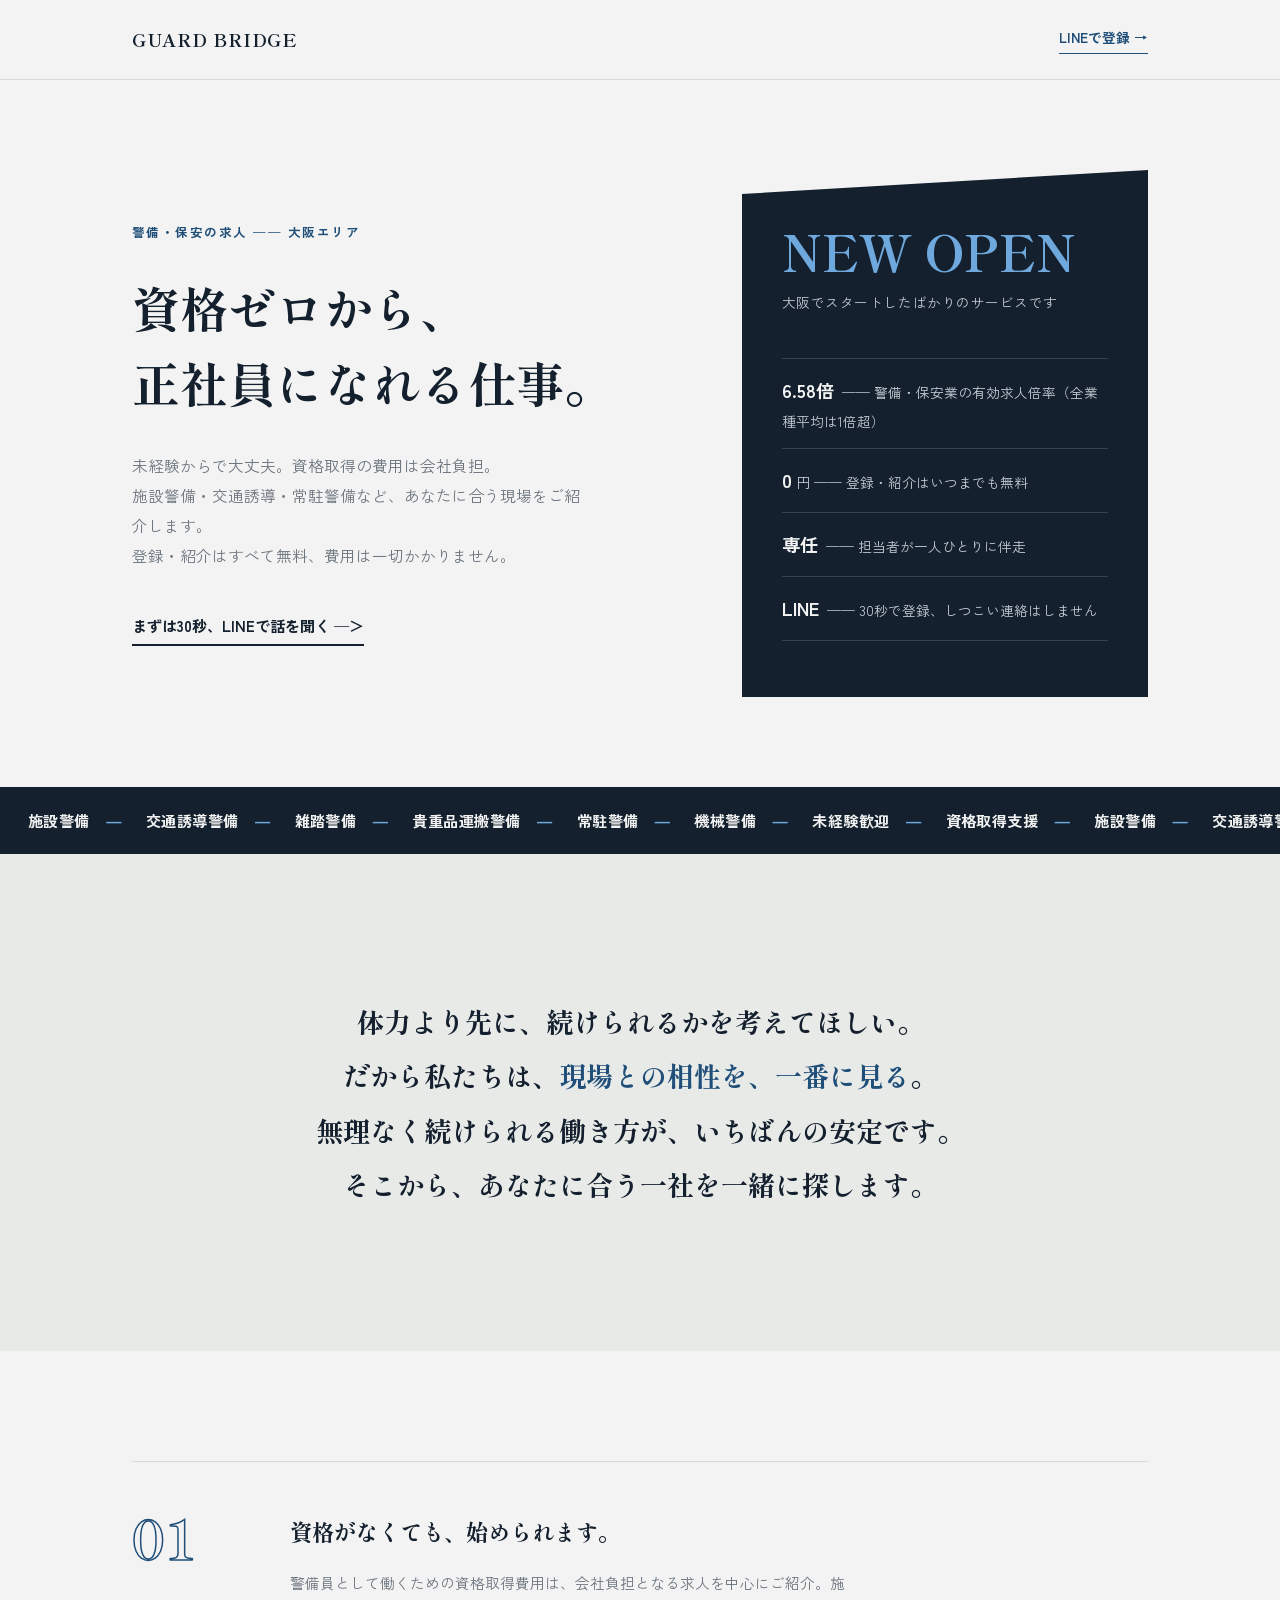
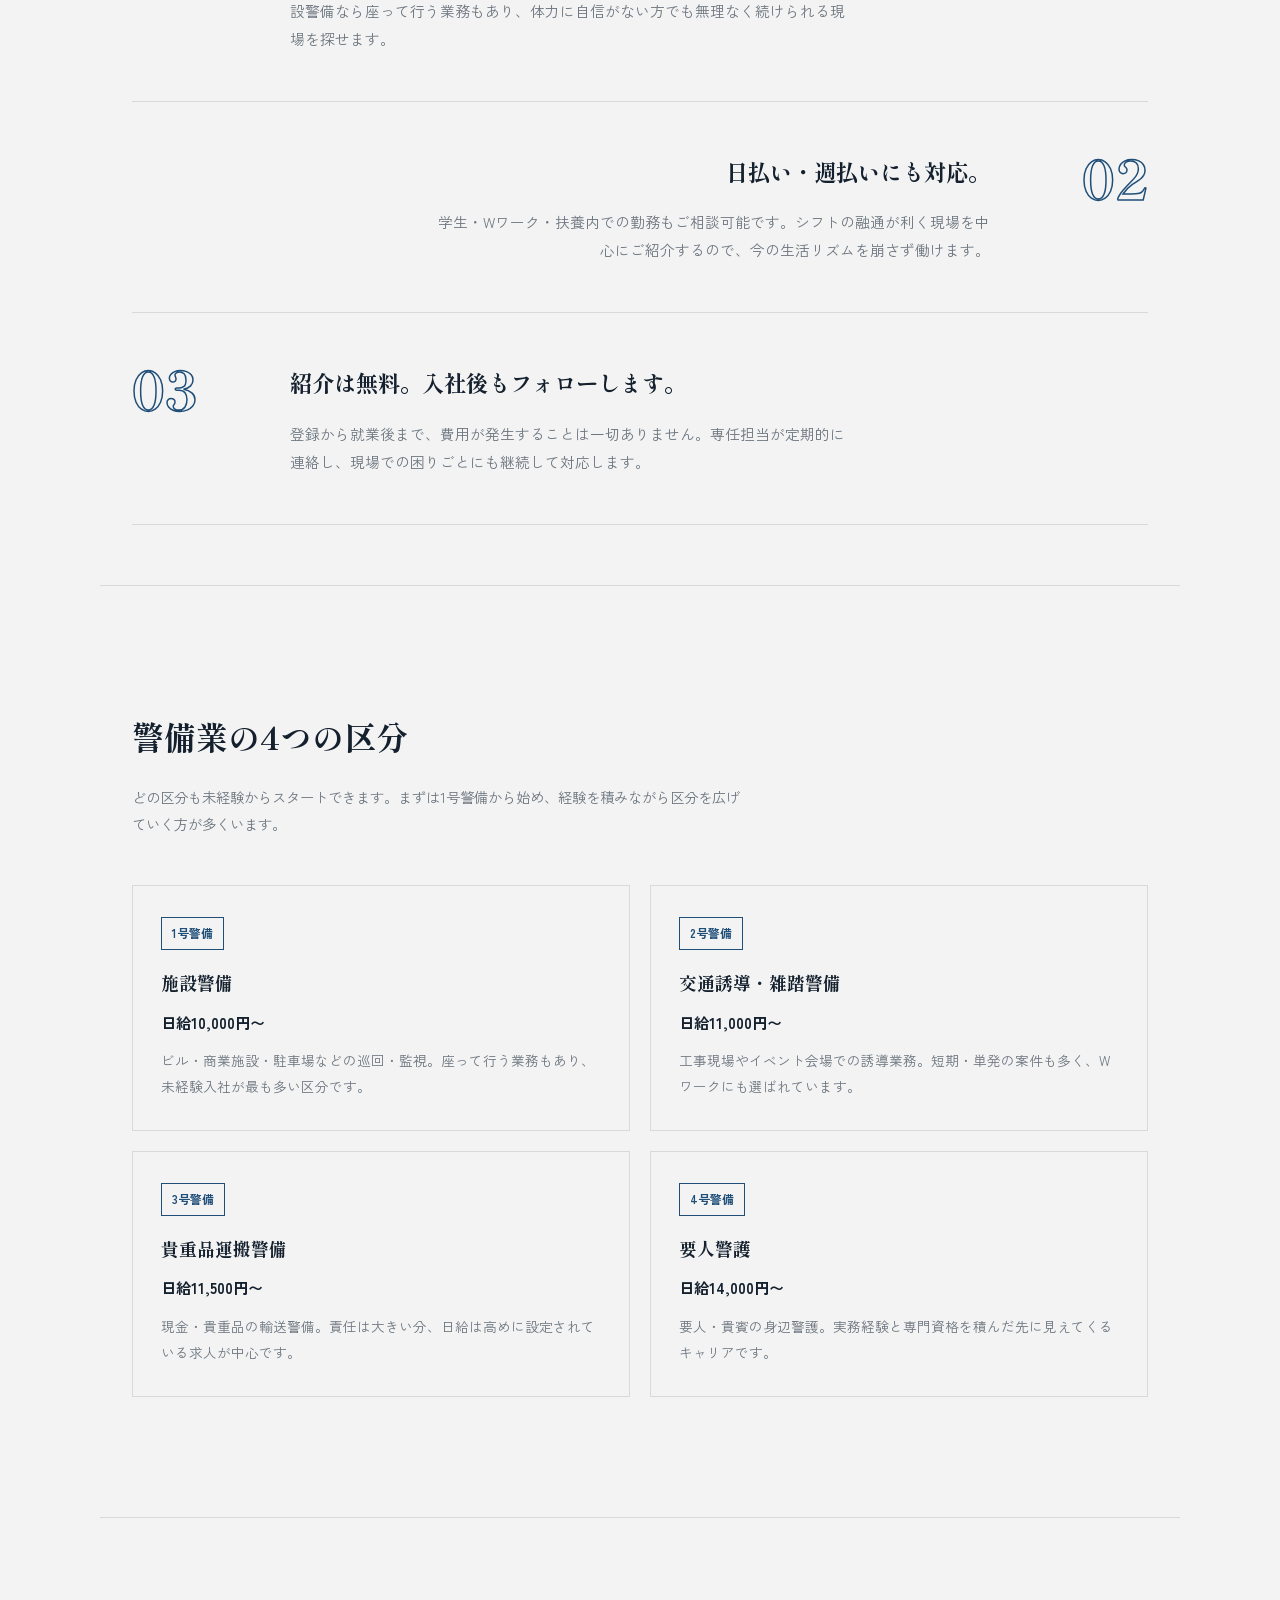
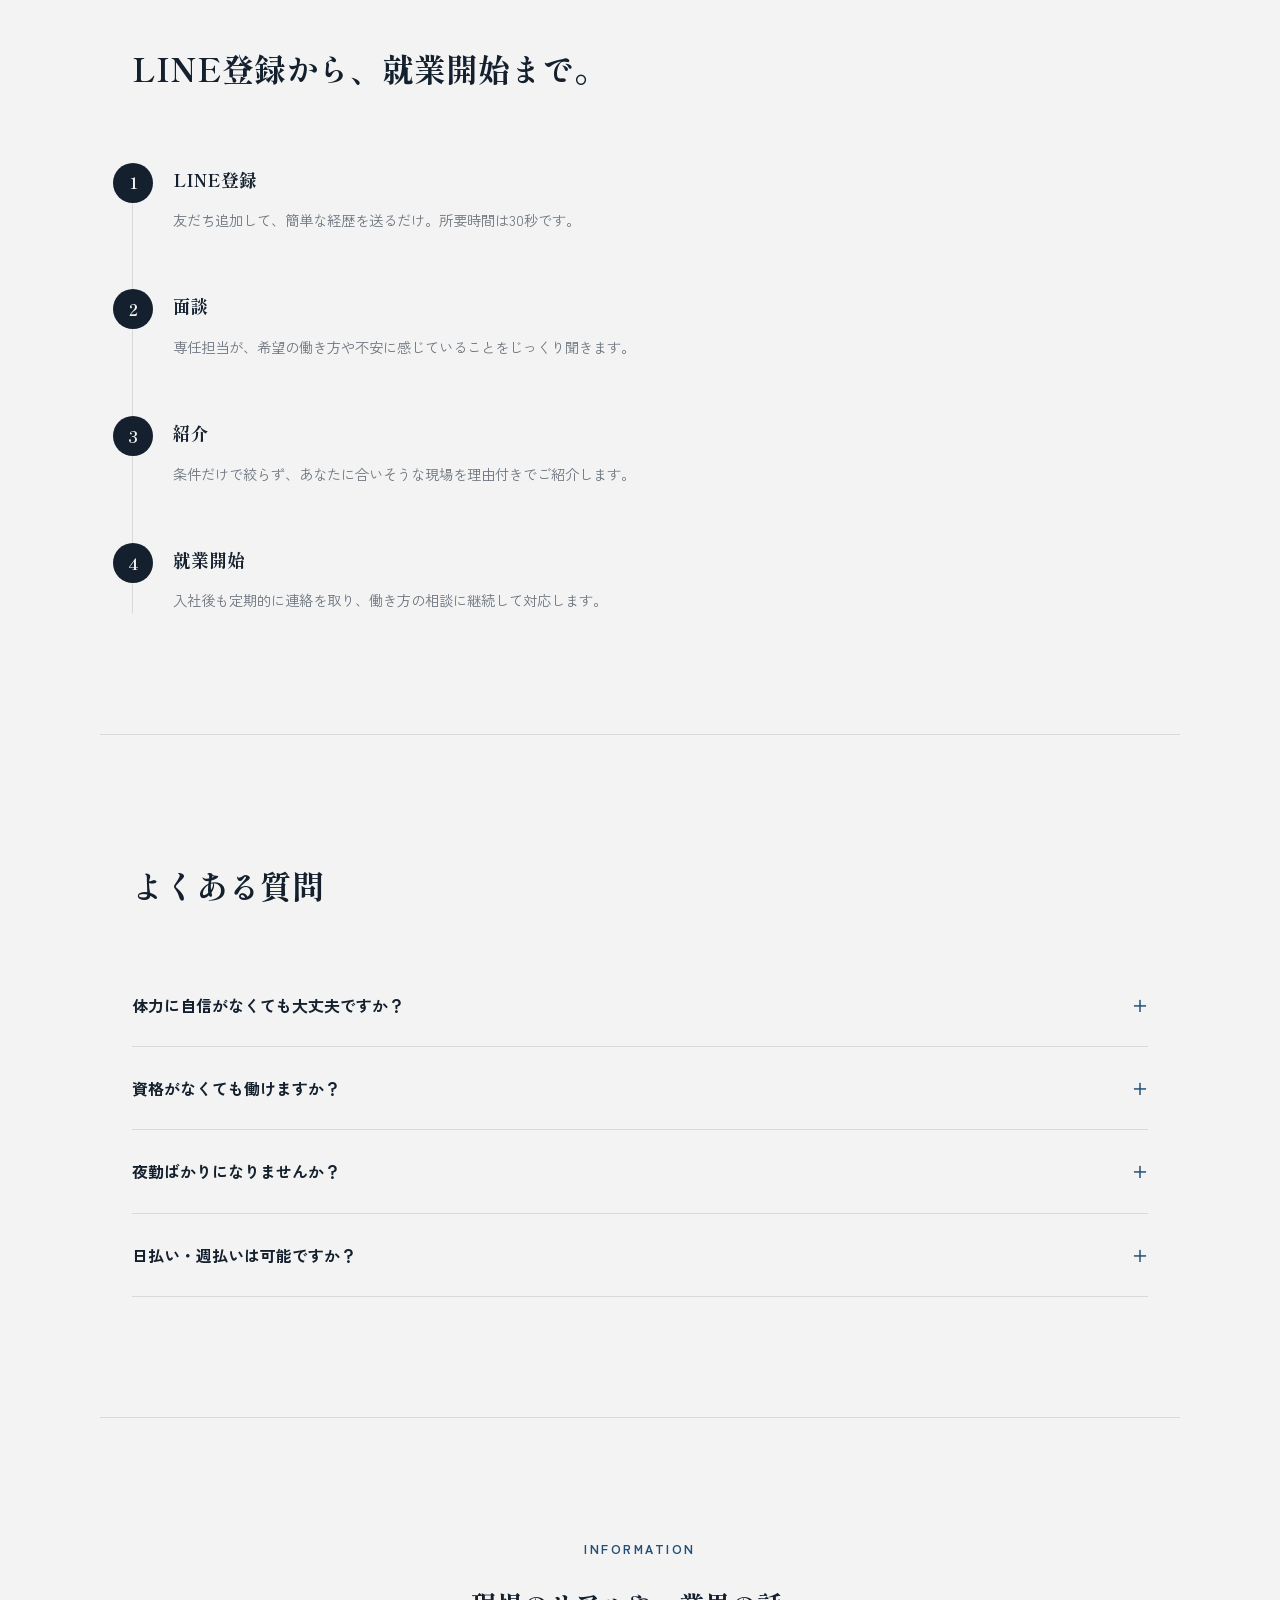
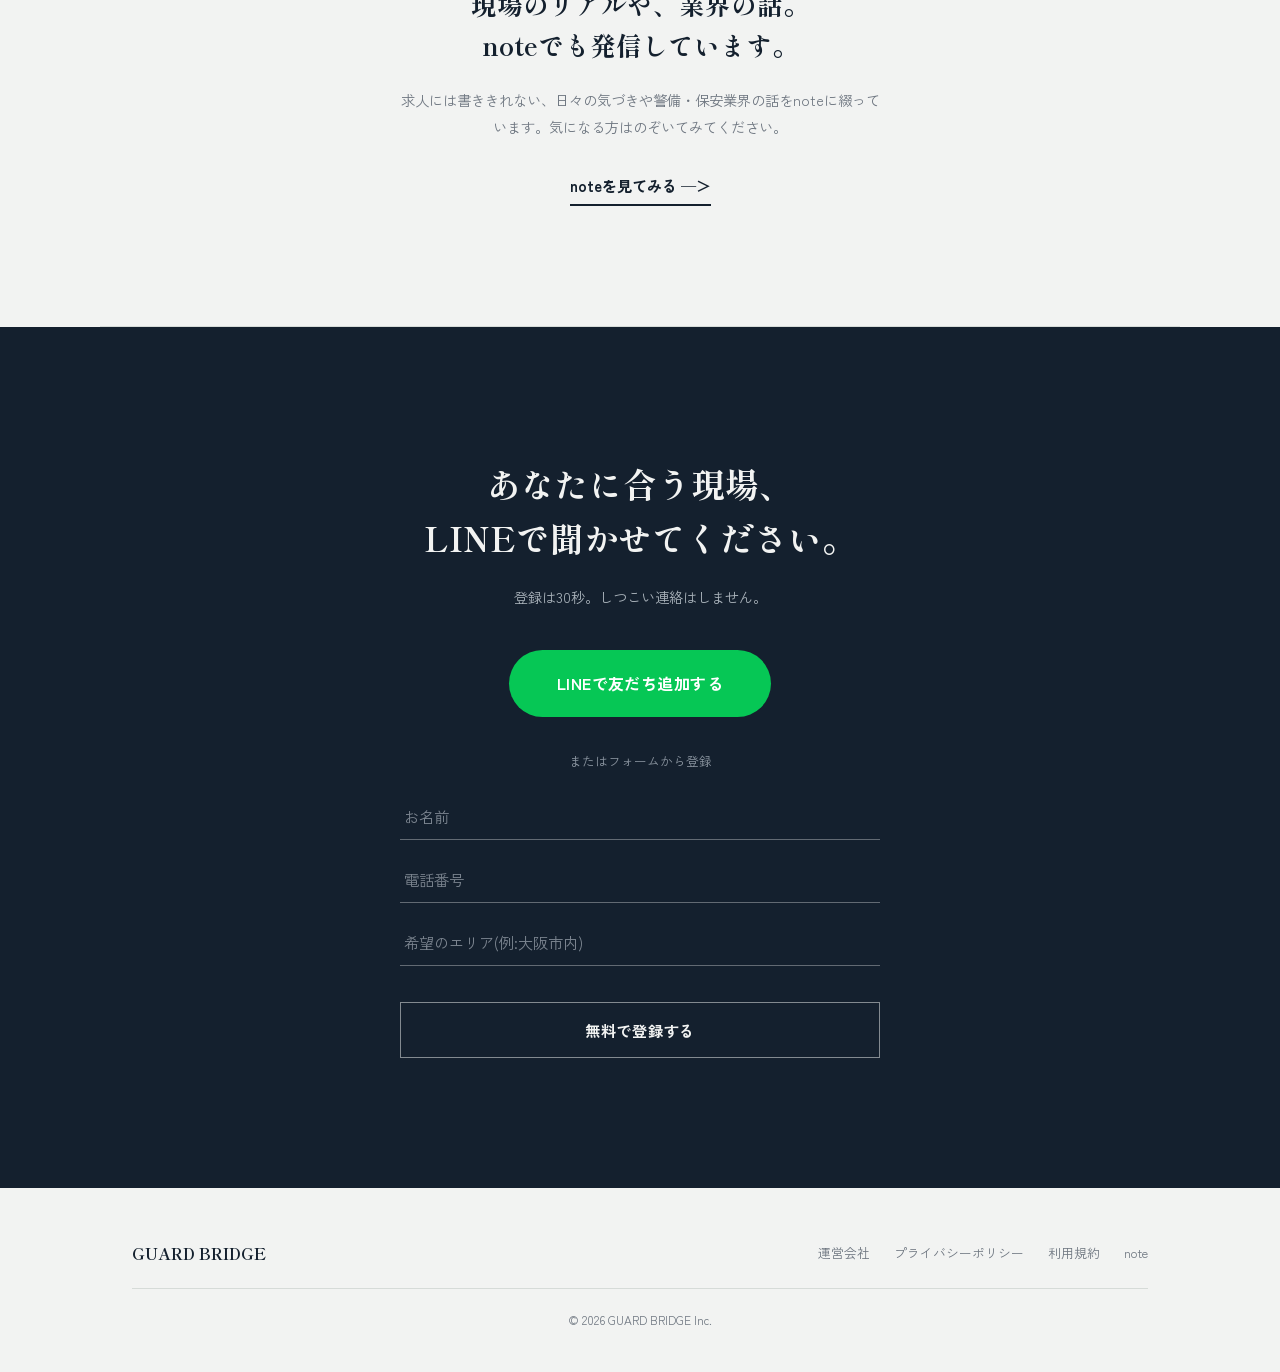
<file: index.html>
<!DOCTYPE html>
<html lang="ja">
<head>
<meta charset="UTF-8">
<meta name="viewport" content="width=device-width, initial-scale=1.0">
<title>GUARD BRIDGE | 資格ゼロから、正社員に。</title>
<link rel="preconnect" href="https://fonts.googleapis.com">
<link href="https://fonts.googleapis.com/css2?family=Shippori+Mincho:wght@500;700;800&family=Zen+Kaku+Gothic+New:wght@400;500;700;900&display=swap" rel="stylesheet">
<link rel="stylesheet" href="警備保安求職者向けLP.css">
</head>
<body>

<!-- Header -->
<header class="header">
  <div class="header__inner">
    <a href="#" class="logo">GUARD BRIDGE</a>
    <a href="https://page.line.me/802vkffm" target="_blank" rel="noopener" class="header__cta">LINEで登録 →</a>
  </div>
</header>

<!-- Hero -->
<section class="hero">
  <div class="hero__left">
    <p class="hero__kicker">警備・保安の求人 ── 大阪エリア</p>
    <h1 class="hero__title">資格ゼロから、<br>正社員になれる仕事。</h1>
    <p class="hero__lead">
      未経験からで大丈夫。資格取得の費用は会社負担。<br>
      施設警備・交通誘導・常駐警備など、あなたに合う現場をご紹介します。<br>
      登録・紹介はすべて無料、費用は一切かかりません。
    </p>
    <a href="https://page.line.me/802vkffm" target="_blank" rel="noopener" class="hero__link">まずは30秒、LINEで話を聞く ─＞</a>
  </div>
  <div class="hero__right">
    <div class="hero__number">
      <span class="hero__number-figure">NEW OPEN</span>
      <span class="hero__number-unit">大阪でスタートしたばかりのサービスです</span>
    </div>
    <ul class="hero__meta">
      <li><b>6.58倍</b> ── 警備・保安業の有効求人倍率（全業種平均は1倍超）</li>
      <li><b>0</b>円 ── 登録・紹介はいつまでも無料</li>
      <li><b>専任</b> ── 担当者が一人ひとりに伴走</li>
      <li><b>LINE</b> ── 30秒で登録、しつこい連絡はしません</li>
    </ul>
  </div>
</section>

<!-- Marquee -->
<div class="marquee">
  <div class="marquee__track">
    <span>施設警備</span><span>交通誘導警備</span><span>雑踏警備</span><span>貴重品運搬警備</span><span>常駐警備</span><span>機械警備</span><span>未経験歓迎</span><span>資格取得支援</span>
    <span>施設警備</span><span>交通誘導警備</span><span>雑踏警備</span><span>貴重品運搬警備</span><span>常駐警備</span><span>機械警備</span><span>未経験歓迎</span><span>資格取得支援</span>
  </div>
</div>

<!-- Manifesto -->
<section class="manifesto">
  <p class="manifesto__text">
    体力より先に、続けられるかを考えてほしい。<br>
    だから私たちは、<span>現場との相性を、一番に見る</span>。<br>
    無理なく続けられる働き方が、いちばんの安定です。<br>
    そこから、あなたに合う一社を一緒に探します。
  </p>
</section>

<!-- Reasons (alternating rows) -->
<section class="reasons" id="reason">
  <div class="reason-row">
    <div class="reason-row__num">01</div>
    <div class="reason-row__body">
      <h3>資格がなくても、始められます。</h3>
      <p>警備員として働くための資格取得費用は、会社負担となる求人を中心にご紹介。施設警備なら座って行う業務もあり、体力に自信がない方でも無理なく続けられる現場を探せます。</p>
    </div>
  </div>
  <div class="reason-row reason-row--reverse">
    <div class="reason-row__num">02</div>
    <div class="reason-row__body">
      <h3>日払い・週払いにも対応。</h3>
      <p>学生・Wワーク・扶養内での勤務もご相談可能です。シフトの融通が利く現場を中心にご紹介するので、今の生活リズムを崩さず働けます。</p>
    </div>
  </div>
  <div class="reason-row">
    <div class="reason-row__num">03</div>
    <div class="reason-row__body">
      <h3>紹介は無料。入社後もフォローします。</h3>
      <p>登録から就業後まで、費用が発生することは一切ありません。専任担当が定期的に連絡し、現場での困りごとにも継続して対応します。</p>
    </div>
  </div>
</section>

<!-- Job categories -->
<section class="jobs" id="jobs">
  <h2 class="jobs__title">警備業の4つの区分</h2>
  <p class="jobs__note">どの区分も未経験からスタートできます。まずは1号警備から始め、経験を積みながら区分を広げていく方が多くいます。</p>
  <div class="jobs__grid">
    <div class="job-card">
      <span class="job-card__badge">1号警備</span>
      <h3>施設警備</h3>
      <p class="job-card__wage">日給10,000円〜</p>
      <p class="job-card__desc">ビル・商業施設・駐車場などの巡回・監視。座って行う業務もあり、未経験入社が最も多い区分です。</p>
    </div>
    <div class="job-card">
      <span class="job-card__badge">2号警備</span>
      <h3>交通誘導・雑踏警備</h3>
      <p class="job-card__wage">日給11,000円〜</p>
      <p class="job-card__desc">工事現場やイベント会場での誘導業務。短期・単発の案件も多く、Wワークにも選ばれています。</p>
    </div>
    <div class="job-card">
      <span class="job-card__badge">3号警備</span>
      <h3>貴重品運搬警備</h3>
      <p class="job-card__wage">日給11,500円〜</p>
      <p class="job-card__desc">現金・貴重品の輸送警備。責任は大きい分、日給は高めに設定されている求人が中心です。</p>
    </div>
    <div class="job-card">
      <span class="job-card__badge">4号警備</span>
      <h3>要人警護</h3>
      <p class="job-card__wage">日給14,000円〜</p>
      <p class="job-card__desc">要人・貴賓の身辺警護。実務経験と専門資格を積んだ先に見えてくるキャリアです。</p>
    </div>
  </div>
</section>

<!-- Timeline flow -->
<section class="timeline" id="flow">
  <h2 class="timeline__title">LINE登録から、<br class="sp-only">就業開始まで。</h2>
  <div class="timeline__line">
    <div class="timeline__item">
      <div class="timeline__dot">1</div>
      <div class="timeline__content">
        <h4>LINE登録</h4>
        <p>友だち追加して、簡単な経歴を送るだけ。所要時間は30秒です。</p>
      </div>
    </div>
    <div class="timeline__item">
      <div class="timeline__dot">2</div>
      <div class="timeline__content">
        <h4>面談</h4>
        <p>専任担当が、希望の働き方や不安に感じていることをじっくり聞きます。</p>
      </div>
    </div>
    <div class="timeline__item">
      <div class="timeline__dot">3</div>
      <div class="timeline__content">
        <h4>紹介</h4>
        <p>条件だけで絞らず、あなたに合いそうな現場を理由付きでご紹介します。</p>
      </div>
    </div>
    <div class="timeline__item">
      <div class="timeline__dot">4</div>
      <div class="timeline__content">
        <h4>就業開始</h4>
        <p>入社後も定期的に連絡を取り、働き方の相談に継続して対応します。</p>
      </div>
    </div>
  </div>
</section>

<!-- Voice: 実際の利用者の声が集まり次第、下記を復活させる -->
<!--
<section class="voice" id="voice">
  <blockquote class="voice-block">
    <p>(実際の利用者の声をここに掲載)</p>
    <cite>(職種／お名前・年齢)</cite>
  </blockquote>
</section>
-->

<!-- FAQ -->
<section class="faq" id="faq">
  <h2 class="faq__title">よくある質問</h2>
  <div class="faq__list">
    <details class="faq-item">
      <summary>体力に自信がなくても大丈夫ですか？</summary>
      <p>はい。施設警備など座って行う業務もあります。体力面の希望はご相談時にお伝えください。無理のない現場をご紹介します。</p>
    </details>
    <details class="faq-item">
      <summary>資格がなくても働けますか？</summary>
      <p>もちろんです。警備員に必要な資格・研修の取得費用は会社負担となる現場を中心にご紹介します。未経験の方こそ、まずは一度ご相談ください。</p>
    </details>
    <details class="faq-item">
      <summary>夜勤ばかりになりませんか？</summary>
      <p>日勤中心の現場もご紹介可能です。希望の勤務時間帯は事前にお伺いします。</p>
    </details>
    <details class="faq-item">
      <summary>日払い・週払いは可能ですか？</summary>
      <p>対応可能な現場を優先してご紹介しています。学生・Wワークの方のご相談も多くいただいています。</p>
    </details>
  </div>
</section>

<!-- Note teaser -->
<section class="note-teaser">
  <p class="note-teaser__label">INFORMATION</p>
  <h2 class="note-teaser__title">現場のリアルや、業界の話。<br>noteでも発信しています。</h2>
  <p class="note-teaser__desc">求人には書ききれない、日々の気づきや警備・保安業界の話をnoteに綴っています。気になる方はのぞいてみてください。</p>
  <a href="https://note.com/lucid_fish17" target="_blank" rel="noopener" class="note-teaser__link">noteを見てみる ─＞</a>
</section>

<!-- CTA -->
<section class="cta" id="entry">
  <h2 class="cta__title">あなたに合う現場、<br>LINEで聞かせてください。</h2>
  <p class="cta__sub">登録は30秒。しつこい連絡はしません。</p>
  <a href="https://page.line.me/802vkffm" target="_blank" rel="noopener" class="cta__line-button">LINEで友だち追加する</a>
  <p class="cta__or">またはフォームから登録</p>
  <form class="cta__form">
    <input type="text" placeholder="お名前" required>
    <input type="tel" placeholder="電話番号" required>
    <input type="text" placeholder="希望のエリア(例:大阪市内)">
    <button type="submit">無料で登録する</button>
  </form>
</section>

<!-- Footer -->
<footer class="footer">
  <p class="footer__logo">GUARD BRIDGE</p>
  <nav class="footer__nav">
    <a href="#">運営会社</a>
    <a href="#">プライバシーポリシー</a>
    <a href="#">利用規約</a>
    <a href="https://note.com/lucid_fish17" target="_blank" rel="noopener">note</a>
  </nav>
  <p class="footer__copy">© 2026 GUARD BRIDGE Inc.</p>
</footer>

</body>
</html>
</file>
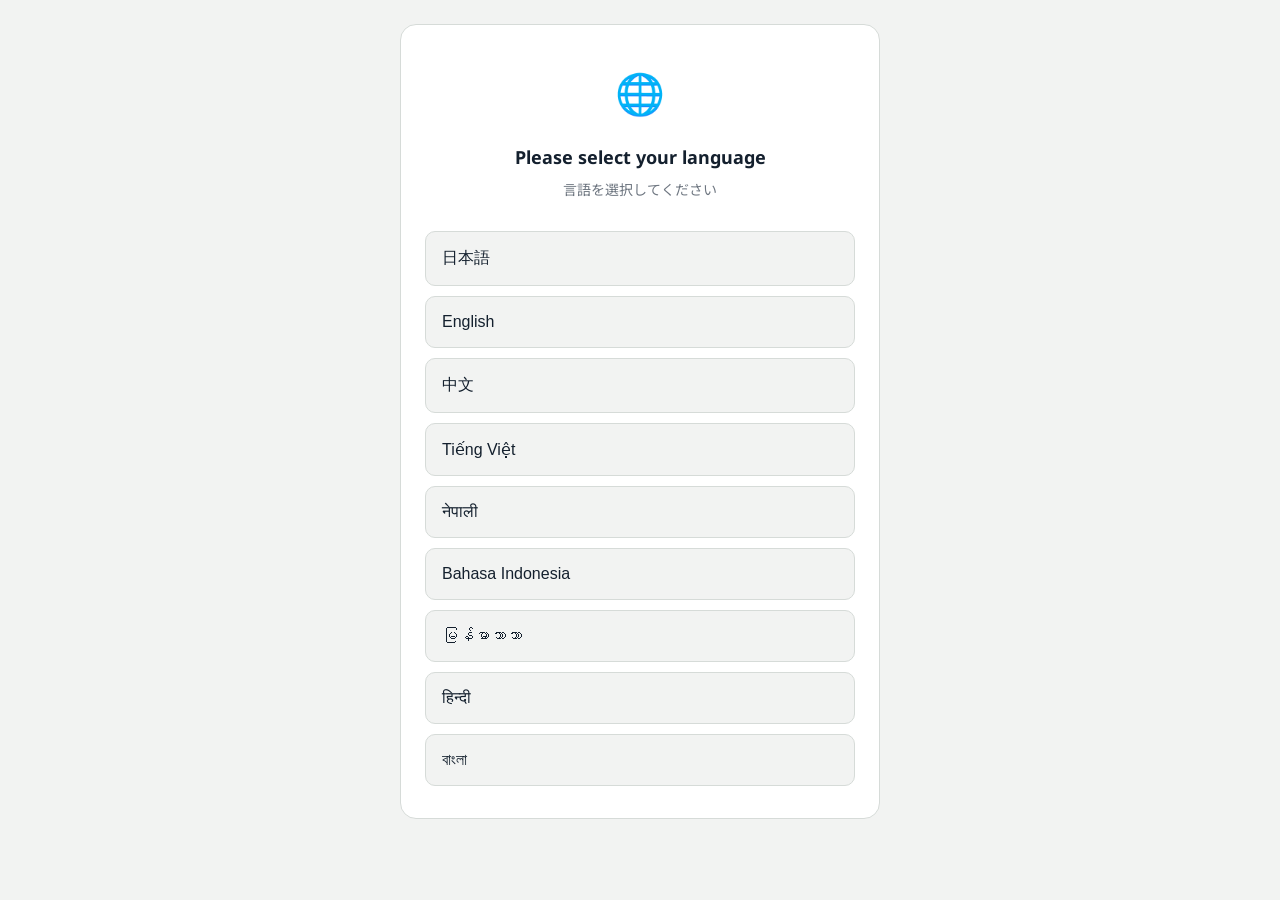
<file: 留学生ヒアリングフォーム.html>
<!DOCTYPE html>
<html lang="ja">
<head>
<meta charset="UTF-8">
<meta name="viewport" content="width=device-width, initial-scale=1.0">
<title>Job Consultation / お仕事のご相談</title>
<link rel="preconnect" href="https://fonts.googleapis.com">
<link href="https://fonts.googleapis.com/css2?family=Noto+Sans:wght@400;500;700&family=Noto+Sans+JP:wght@400;500;700&family=Noto+Sans+SC:wght@400;500;700&family=Noto+Sans+Devanagari:wght@400;500;700&family=Noto+Sans+Myanmar:wght@400;500;700&family=Noto+Sans+Bengali:wght@400;500;700&display=swap" rel="stylesheet">
<style>
  * { margin:0; padding:0; box-sizing:border-box; }
  :root {
    --paper: #f2f3f2;
    --paper-deep: #e8eae8;
    --ink: #14202e;
    --ink-soft: #313d49;
    --muted: #6e7680;
    --line: #d6dbd8;
    --navy: #1f4e79;
    --navy-deep: #163a5c;
    --line-green: #06c755;
    --line-green-deep: #05a648;
    --white: #ffffff;
  }
  html { scroll-behavior: smooth; }
  body {
    font-family: "Noto Sans", "Noto Sans JP", "Noto Sans SC", "Noto Sans Devanagari", "Noto Sans Myanmar", "Noto Sans Bengali", sans-serif;
    background: var(--paper);
    color: var(--ink-soft);
    line-height: 1.8;
    -webkit-font-smoothing: antialiased;
    min-height: 100vh;
    display: flex;
    justify-content: center;
    padding: 24px 16px 64px;
  }
  #app {
    width: 100%;
    max-width: 480px;
  }
  .card {
    background: var(--white);
    border: 1px solid var(--line);
    border-radius: 16px;
    padding: 32px 24px;
  }
  .screen { display: none; }
  .screen.active { display: block; }

  /* ---- Language select screen ---- */
  .lang-globe { font-size: 40px; text-align: center; margin-bottom: 12px; }
  .lang-prompt { text-align: center; color: var(--ink); font-weight: 700; font-size: 18px; margin-bottom: 4px; }
  .lang-prompt-sub { text-align: center; color: var(--muted); font-size: 14px; margin-bottom: 28px; }
  .lang-grid { display: grid; grid-template-columns: 1fr; gap: 10px; }
  .lang-btn {
    width: 100%;
    padding: 16px;
    font-size: 16px;
    font-weight: 500;
    border: 1px solid var(--line);
    border-radius: 10px;
    background: var(--paper);
    color: var(--ink);
    cursor: pointer;
    text-align: left;
    transition: border-color .15s, background .15s;
  }
  .lang-btn:hover { border-color: var(--navy); background: var(--white); }

  /* ---- Form screen ---- */
  .form-title { font-size: 20px; font-weight: 700; color: var(--ink); margin-bottom: 4px; }
  .form-subtitle { font-size: 13px; color: var(--muted); margin-bottom: 28px; }
  .field { margin-bottom: 22px; }
  .field label.field-label {
    display: block;
    font-size: 14px;
    font-weight: 700;
    color: var(--ink);
    margin-bottom: 8px;
  }
  .field .required-mark {
    color: var(--line-green-deep);
    font-size: 11px;
    font-weight: 700;
    margin-left: 6px;
    border: 1px solid var(--line-green);
    border-radius: 4px;
    padding: 1px 5px;
  }
  .field .note {
    font-size: 12px;
    color: var(--muted);
    margin-top: 6px;
    line-height: 1.6;
  }
  input[type="text"], input[type="tel"], select, textarea {
    width: 100%;
    padding: 12px 14px;
    font-size: 15px;
    font-family: inherit;
    border: 1px solid var(--line);
    border-radius: 8px;
    background: var(--paper);
    color: var(--ink);
  }
  input:focus, select:focus, textarea:focus {
    outline: none;
    border-color: var(--navy);
  }
  textarea { resize: vertical; min-height: 80px; }

  .radio-group { display: flex; flex-direction: column; gap: 8px; }
  .radio-option {
    display: flex;
    align-items: center;
    gap: 10px;
    padding: 12px 14px;
    border: 1px solid var(--line);
    border-radius: 8px;
    background: var(--paper);
    cursor: pointer;
  }
  .radio-option input { width: 16px; height: 16px; flex-shrink: 0; }
  .radio-option span { font-size: 14px; color: var(--ink-soft); }
  .radio-option:has(input:checked) { border-color: var(--navy); background: var(--white); }

  .hidden { display: none !important; }

  .submit-btn {
    width: 100%;
    padding: 16px;
    font-size: 16px;
    font-weight: 700;
    color: var(--white);
    background: var(--line-green);
    border: none;
    border-radius: 10px;
    cursor: pointer;
    margin-top: 8px;
  }
  .submit-btn:hover { background: var(--line-green-deep); }
  .submit-btn:disabled { background: var(--muted); cursor: not-allowed; }

  .back-link {
    display: block;
    text-align: center;
    font-size: 13px;
    color: var(--muted);
    margin-top: 16px;
    cursor: pointer;
    text-decoration: underline;
  }

  /* ---- Thanks screen ---- */
  .thanks-icon { font-size: 40px; text-align: center; margin-bottom: 16px; }
  .thanks-title { font-size: 18px; font-weight: 700; color: var(--ink); text-align: center; margin-bottom: 8px; }
  .thanks-body { font-size: 14px; color: var(--ink-soft); text-align: center; line-height: 1.8; }
</style>
</head>
<body>

<div id="app">
  <div class="card">

    <!-- Screen 1: language select -->
    <div class="screen active" id="screen-lang">
      <div class="lang-globe">🌐</div>
      <p class="lang-prompt">Please select your language</p>
      <p class="lang-prompt-sub">言語を選択してください</p>
      <div class="lang-grid" id="lang-grid"></div>
    </div>

    <!-- Screen 2: form -->
    <div class="screen" id="screen-form">
      <div class="form-title" id="form-title"></div>
      <div class="form-subtitle" id="form-subtitle"></div>
      <form id="hearing-form"></form>
      <span class="back-link" id="back-link"></span>
    </div>

    <!-- Screen 3: thanks -->
    <div class="screen" id="screen-thanks">
      <div class="thanks-icon">✅</div>
      <div class="thanks-title" id="thanks-title"></div>
      <div class="thanks-body" id="thanks-body"></div>
    </div>

  </div>
</div>

<script>
/*
  送信先: Google Apps Script のウェブアプリURLに差し替えてください。
  設定手順はチャット側の案内を参照。
*/
const GAS_ENDPOINT_URL = "https://script.google.com/macros/s/AKfycbyMpk28OA8ZzBI4HrTHIUc8-s1m3BzynZJrZFpg5Zgh3z0aVryNDqSERlM8NSuIRd3G_A/exec";

const LANG_LABELS = [
  { code: "ja", native: "日本語" },
  { code: "en", native: "English" },
  { code: "zh", native: "中文" },
  { code: "vi", native: "Tiếng Việt" },
  { code: "ne", native: "नेपाली" },
  { code: "id", native: "Bahasa Indonesia" },
  { code: "my", native: "မြန်မာဘာသာ" },
  { code: "hi", native: "हिन्दी" },
  { code: "bn", native: "বাংলা" }
];

const T = {
  ja: {
    formTitle: "お仕事のご相談",
    formSubtitle: "以下の項目にご記入ください。1〜2分で終わります。",
    submit: "送信する",
    required: "必須",
    back: "言語選択に戻る",
    thanksTitle: "送信ありがとうございました",
    thanksBody: "内容を確認のうえ、担当より改めてご連絡いたします。",
    q: {
      name: { label: "お名前", placeholder: "例:山田 太郎" },
      phone: { label: "電話番号", placeholder: "例:090-1234-5678" },
      employmentType: { label: "希望する働き方", options: [["fulltime","正社員"],["parttime","アルバイト"]] },
      desiredJob: {
        label: "希望職種",
        fulltime: ["営業","事務","ITエンジニア","通訳・翻訳","貿易・国際業務","その他"],
        parttime: ["飲食","コンビニ","イベントスタッフ","工場","清掃","その他"],
        otherLabel: "具体的にご記入ください",
        otherPlaceholder: "例:介護、製造業など"
      },
      visaStatus: {
        label: "在留資格",
        options: ["留学","家族滞在","その他"],
        otherLabel: "具体的にご記入ください",
        otherPlaceholder: "例:技術・人文知識・国際業務"
      },
      japaneseLevel: { label: "日本語レベル", options: ["初級","中級","上級","母語話者"] },
      workableHours: {
        label: "週に働ける時間",
        note: "留学生の資格外活動は、法律で週28時間までと定められています。",
        options: ["10時間以内","10〜20時間","20〜28時間","28時間を超えて働きたい(要確認)"]
      },
      startDate: { label: "いつから働けますか", options: ["すぐにでも","1ヶ月以内","2〜3ヶ月以内","未定"] },
      area: { label: "希望の勤務エリア", placeholder: "例:大阪市内" },
      experience: { label: "これまでの就業経験・職種", placeholder: "例:飲食店で1年、レジ業務" },
      notes: { label: "その他・気になること(任意)", placeholder: "自由にご記入ください" }
    }
  },
  en: {
    formTitle: "Job Consultation",
    formSubtitle: "Please fill in the fields below. It takes about 1–2 minutes.",
    submit: "Submit",
    required: "Required",
    back: "Back to language selection",
    thanksTitle: "Thank you for your submission",
    thanksBody: "We will review your information and contact you soon.",
    q: {
      name: { label: "Full Name", placeholder: "e.g. Taro Yamada" },
      phone: { label: "Phone Number", placeholder: "e.g. 090-1234-5678" },
      employmentType: { label: "Type of employment you want", options: [["fulltime","Full-time employee"],["parttime","Part-time (Arubaito)"]] },
      desiredJob: {
        label: "Desired job type",
        fulltime: ["Sales","Office Administration","IT Engineer","Interpreter / Translator","Trade / International Business","Other"],
        parttime: ["Restaurant / Food Service","Convenience Store","Event Staff","Factory / Warehouse","Cleaning","Other"],
        otherLabel: "Please specify",
        otherPlaceholder: "e.g. Caregiving, Manufacturing, etc."
      },
      visaStatus: {
        label: "Residence status",
        options: ["Student (留学)","Dependent (家族滞在)","Other"],
        otherLabel: "Please specify",
        otherPlaceholder: "e.g. Engineer/Specialist in Humanities, etc."
      },
      japaneseLevel: { label: "Japanese language level", options: ["Beginner","Intermediate","Advanced","Native level"] },
      workableHours: {
        label: "Hours you can work per week",
        note: "By law, international students with permission for activities outside their status can work up to 28 hours per week.",
        options: ["Up to 10 hours","10–20 hours","20–28 hours","More than 28 hours (needs confirmation)"]
      },
      startDate: { label: "When can you start working?", options: ["As soon as possible","Within 1 month","Within 2–3 months","Not yet decided"] },
      area: { label: "Preferred work area", placeholder: "e.g. Osaka City" },
      experience: { label: "Past work experience / job type", placeholder: "e.g. 1 year at a restaurant, cashier duties" },
      notes: { label: "Anything else you'd like to share (optional)", placeholder: "Feel free to write anything" }
    }
  },
  zh: {
    formTitle: "求职咨询",
    formSubtitle: "请填写以下内容,大约需要1-2分钟。",
    submit: "提交",
    required: "必填",
    back: "返回选择语言",
    thanksTitle: "感谢您的提交",
    thanksBody: "我们确认内容后会尽快与您联系。",
    q: {
      name: { label: "姓名", placeholder: "例:山田太郎" },
      phone: { label: "电话号码", placeholder: "例:090-1234-5678" },
      employmentType: { label: "希望的雇佣形式", options: [["fulltime","正式员工"],["parttime","兼职(打工)"]] },
      desiredJob: {
        label: "希望的职种",
        fulltime: ["销售","行政/事务","IT工程师","口译/笔译","贸易/国际业务","其他"],
        parttime: ["餐饮","便利店","活动工作人员","工厂","清洁","其他"],
        otherLabel: "请具体说明",
        otherPlaceholder: "例:护理、制造业等"
      },
      visaStatus: {
        label: "在留资格",
        options: ["留学","家属滞在","其他"],
        otherLabel: "请具体说明",
        otherPlaceholder: "例:技术·人文知识·国际业务等"
      },
      japaneseLevel: { label: "日语水平", options: ["初级","中级","高级","母语水平"] },
      workableHours: {
        label: "每周可工作时间",
        note: "根据法律规定,持资格外活动许可的留学生每周最多可工作28小时。",
        options: ["10小时以内","10-20小时","20-28小时","超过28小时(需确认)"]
      },
      startDate: { label: "何时可以开始工作", options: ["随时可以","1个月以内","2-3个月以内","尚未确定"] },
      area: { label: "希望的工作地区", placeholder: "例:大阪市内" },
      experience: { label: "过往工作经验・职种", placeholder: "例:在餐厅工作1年,收银工作" },
      notes: { label: "其他・在意的事情(选填)", placeholder: "请自由填写" }
    }
  },
  vi: {
    formTitle: "Tư vấn việc làm",
    formSubtitle: "Vui lòng điền vào các mục dưới đây. Mất khoảng 1-2 phút.",
    submit: "Gửi",
    required: "Bắt buộc",
    back: "Quay lại chọn ngôn ngữ",
    thanksTitle: "Cảm ơn bạn đã gửi thông tin",
    thanksBody: "Chúng tôi sẽ xác nhận nội dung và liên hệ lại với bạn sớm.",
    q: {
      name: { label: "Họ và tên", placeholder: "VD: Nguyễn Văn A" },
      phone: { label: "Số điện thoại", placeholder: "VD: 090-1234-5678" },
      employmentType: { label: "Hình thức làm việc mong muốn", options: [["fulltime","Nhân viên chính thức"],["parttime","Làm thêm (Arubaito)"]] },
      desiredJob: {
        label: "Ngành nghề mong muốn",
        fulltime: ["Kinh doanh / Bán hàng","Hành chính văn phòng","Kỹ sư IT","Phiên dịch / Biên dịch","Thương mại / Nghiệp vụ quốc tế","Khác"],
        parttime: ["Nhà hàng / Ẩm thực","Cửa hàng tiện lợi","Nhân viên sự kiện","Nhà máy","Dọn dẹp vệ sinh","Khác"],
        otherLabel: "Vui lòng ghi rõ",
        otherPlaceholder: "VD: Chăm sóc người già, Sản xuất, v.v."
      },
      visaStatus: {
        label: "Tư cách lưu trú",
        options: ["Du học (留学)","Lưu trú gia đình (家族滞在)","Khác"],
        otherLabel: "Vui lòng ghi rõ",
        otherPlaceholder: "VD: Kỹ sư/Nghiệp vụ quốc tế, v.v."
      },
      japaneseLevel: { label: "Trình độ tiếng Nhật", options: ["Sơ cấp","Trung cấp","Cao cấp","Trình độ bản ngữ"] },
      workableHours: {
        label: "Số giờ có thể làm việc mỗi tuần",
        note: "Theo pháp luật, du học sinh có giấy phép hoạt động ngoài tư cách lưu trú chỉ được làm tối đa 28 giờ/tuần.",
        options: ["Dưới 10 giờ","10-20 giờ","20-28 giờ","Muốn làm hơn 28 giờ (cần xác nhận)"]
      },
      startDate: { label: "Bạn có thể bắt đầu làm việc khi nào?", options: ["Càng sớm càng tốt","Trong vòng 1 tháng","Trong vòng 2-3 tháng","Chưa xác định"] },
      area: { label: "Khu vực làm việc mong muốn", placeholder: "VD: Nội thành Osaka" },
      experience: { label: "Kinh nghiệm làm việc trước đây / Ngành nghề", placeholder: "VD: 1 năm làm việc tại nhà hàng, công việc thu ngân" },
      notes: { label: "Điều khác bạn muốn chia sẻ (không bắt buộc)", placeholder: "Vui lòng ghi tự do" }
    }
  },
  ne: {
    formTitle: "जागिर परामर्श",
    formSubtitle: "कृपया तलका विवरणहरू भर्नुहोस्। यसमा लगभग १-२ मिनेट लाग्छ।",
    submit: "पेश गर्नुहोस्",
    required: "आवश्यक",
    back: "भाषा छनोटमा फर्कनुहोस्",
    thanksTitle: "पेश गर्नुभएकोमा धन्यवाद",
    thanksBody: "हामी विवरण जाँचेपछि चाँडै तपाईंलाई सम्पर्क गर्नेछौं।",
    q: {
      name: { label: "पूरा नाम", placeholder: "जस्तै: राम शर्मा" },
      phone: { label: "फोन नम्बर", placeholder: "जस्तै: 090-1234-5678" },
      employmentType: { label: "तपाईं कस्तो प्रकारको काम खोज्दै हुनुहुन्छ", options: [["fulltime","पूर्णकालीन कर्मचारी"],["parttime","पार्ट-टाइम (アルバイト)"]] },
      desiredJob: {
        label: "इच्छित काम / पद",
        fulltime: ["बिक्री","कार्यालय प्रशासन","IT इन्जिनियर","अनुवादक / दोभाषे","व्यापार / अन्तर्राष्ट्रिय व्यवसाय","अन्य"],
        parttime: ["रेस्टुरेन्ट / खाद्य सेवा","कन्भिनियन्स स्टोर","कार्यक्रम स्टाफ","कारखाना","सरसफाइ","अन्य"],
        otherLabel: "कृपया स्पष्ट रूपमा लेख्नुहोस्",
        otherPlaceholder: "जस्तै: स्याहार सुसार, उत्पादन आदि"
      },
      visaStatus: {
        label: "बसोबास स्थिति (भिसा)",
        options: ["विद्यार्थी (留学)","पारिवारिक बसोबास (家族滞在)","अन्य"],
        otherLabel: "कृपया स्पष्ट रूपमा लेख्नुहोस्",
        otherPlaceholder: "जस्तै: प्राविधिक/मानविकी ज्ञान/अन्तर्राष्ट्रिय व्यवसाय आदि"
      },
      japaneseLevel: { label: "जापानी भाषा स्तर", options: ["प्रारम्भिक","मध्यम","उच्च","मातृभाषा स्तर"] },
      workableHours: {
        label: "हप्तामा काम गर्न सक्ने घण्टा",
        note: "कानून अनुसार, योग्यता बाहिरको गतिविधि अनुमति भएका विदेशी विद्यार्थीहरूले हप्तामा बढीमा २८ घण्टासम्म मात्र काम गर्न सक्छन्।",
        options: ["१० घण्टासम्म","१०-२० घण्टा","२०-२८ घण्टा","२८ घण्टाभन्दा बढी काम गर्न चाहन्छु (पुष्टि आवश्यक)"]
      },
      startDate: { label: "तपाईं कहिलेदेखि काम सुरु गर्न सक्नुहुन्छ?", options: ["जतिसक्दो चाँडो","१ महिनाभित्र","२-३ महिनाभित्र","अझै निर्णय गरिएको छैन"] },
      area: { label: "काम गर्न चाहेको क्षेत्र", placeholder: "जस्तै: ओसाका शहर भित्र" },
      experience: { label: "अघिल्लो काम अनुभव / पद", placeholder: "जस्तै: रेस्टुरेन्टमा १ वर्ष, क्यासियर काम" },
      notes: { label: "अन्य कुनै कुरा (वैकल्पिक)", placeholder: "स्वतन्त्र रूपमा लेख्नुहोस्" }
    }
  },
  id: {
    formTitle: "Konsultasi Pekerjaan",
    formSubtitle: "Silakan isi kolom di bawah ini. Membutuhkan waktu sekitar 1-2 menit.",
    submit: "Kirim",
    required: "Wajib diisi",
    back: "Kembali ke pilihan bahasa",
    thanksTitle: "Terima kasih atas pengiriman Anda",
    thanksBody: "Kami akan memeriksa informasi Anda dan segera menghubungi Anda.",
    q: {
      name: { label: "Nama lengkap", placeholder: "Contoh: Budi Santoso" },
      phone: { label: "Nomor telepon", placeholder: "Contoh: 090-1234-5678" },
      employmentType: { label: "Jenis pekerjaan yang diinginkan", options: [["fulltime","Karyawan tetap (Seishain)"],["parttime","Kerja paruh waktu (Arubaito)"]] },
      desiredJob: {
        label: "Jenis pekerjaan yang diinginkan",
        fulltime: ["Penjualan","Administrasi kantor","Insinyur IT","Penerjemah","Perdagangan / Bisnis internasional","Lainnya"],
        parttime: ["Restoran / Makanan","Minimarket","Staf acara","Pabrik","Kebersihan","Lainnya"],
        otherLabel: "Mohon sebutkan",
        otherPlaceholder: "Contoh: Perawatan lansia, Manufaktur, dll."
      },
      visaStatus: {
        label: "Status tinggal (visa)",
        options: ["Pelajar (留学)","Tinggal Keluarga (家族滞在)","Lainnya"],
        otherLabel: "Mohon sebutkan",
        otherPlaceholder: "Contoh: Insinyur/Spesialis Humaniora, dll."
      },
      japaneseLevel: { label: "Tingkat kemampuan bahasa Jepang", options: ["Pemula","Menengah","Mahir","Setara penutur asli"] },
      workableHours: {
        label: "Jam kerja yang bisa dilakukan per minggu",
        note: "Berdasarkan hukum, pelajar internasional dengan izin kegiatan di luar status dapat bekerja maksimal 28 jam per minggu.",
        options: ["Hingga 10 jam","10-20 jam","20-28 jam","Ingin bekerja lebih dari 28 jam (perlu konfirmasi)"]
      },
      startDate: { label: "Kapan Anda bisa mulai bekerja?", options: ["Secepatnya","Dalam 1 bulan","Dalam 2-3 bulan","Belum ditentukan"] },
      area: { label: "Area kerja yang diinginkan", placeholder: "Contoh: Kota Osaka" },
      experience: { label: "Pengalaman kerja sebelumnya / jenis pekerjaan", placeholder: "Contoh: 1 tahun di restoran, tugas kasir" },
      notes: { label: "Hal lain yang ingin disampaikan (opsional)", placeholder: "Silakan tulis dengan bebas" }
    }
  },
  my: {
    formTitle: "အလုပ်အကြံပေးဝန်ဆောင်မှု",
    formSubtitle: "အောက်ပါအချက်များကို ဖြည့်ပေးပါ။ ၁-၂ မိနစ်ခန့်ကြာပါမည်။",
    submit: "ပေးပို့ရန်",
    required: "လိုအပ်သည်",
    back: "ဘာသာစကား ရွေးချယ်ရန် ပြန်သွားရန်",
    thanksTitle: "ပေးပို့ပေးသည့်အတွက် ကျေးဇူးတင်ပါသည်",
    thanksBody: "အချက်အလက်များကို စစ်ဆေးပြီးနောက် မကြာမီ ဆက်သွယ်ပါမည်။",
    q: {
      name: { label: "အမည်အပြည့်အစုံ", placeholder: "ဥပမာ: မောင်မောင်" },
      phone: { label: "ဖုန်းနံပါတ်", placeholder: "ဥပမာ: 090-1234-5678" },
      employmentType: { label: "လိုချင်သော အလုပ်အကိုင်အမျိုးအစား", options: [["fulltime","အချိန်ပြည့်ဝန်ထမ်း (正社員)"],["parttime","အချိန်ပိုင်း (アルバイト)"]] },
      desiredJob: {
        label: "လိုချင်သော အလုပ်အကိုင်",
        fulltime: ["အရောင်းအ၀ယ်","ရုံးအုပ်ချုပ်ရေး","IT အင်ဂျင်နီယာ","စကားပြန် / ဘာသာပြန်","ကုန်သွယ်ရေး / နိုင်ငံတကာလုပ်ငန်း","အခြား"],
        parttime: ["စားသောက်ဆိုင်","အဆင်ပြေဆိုင်","ပွဲအလုပ်သမား","စက်ရုံ","သန့်ရှင်းရေး","အခြား"],
        otherLabel: "အသေးစိတ်ဖော်ပြပါ",
        otherPlaceholder: "ဥပမာ: အထူးစောင့်ရှောက်မှု၊ ကုန်ထုတ်လုပ်ငန်း စသည်"
      },
      visaStatus: {
        label: "နေထိုင်ခွင့်အခြေအနေ (ဗီဇာ)",
        options: ["ကျောင်းသား (留学)","မိသားစုနေထိုင်ခွင့် (家族滞在)","အခြား"],
        otherLabel: "အသေးစိတ်ဖော်ပြပါ",
        otherPlaceholder: "ဥပမာ: အင်ဂျင်နီယာ/လူမှုသိပ္ပံပညာရှင် စသည်"
      },
      japaneseLevel: { label: "ဂျပန်ဘာသာစွမ်းရည်အဆင့်", options: ["အခြေခံ","အလယ်အလတ်","အဆင့်မြင့်","မိခင်ဘာသာစကားအဆင့်"] },
      workableHours: {
        label: "တစ်ပတ်လုပ်နိုင်သောနာရီ",
        note: "ဥပဒေအရ၊ အထူးခွင့်ပြုချက်ရရှိထားသော နိုင်ငံခြားကျောင်းသားများသည် တစ်ပတ်လျှင် အများဆုံး ၂၈ နာရီအထိသာ အလုပ်လုပ်နိုင်သည်။",
        options: ["၁၀ နာရီအထိ","၁၀-၂၀ နာရီ","၂၀-၂၈ နာရီ","၂၈ နာရီထက်ပို၍ လုပ်ချင်သည် (အတည်ပြုရန်လိုအပ်သည်)"]
      },
      startDate: { label: "မည်သည့်အချိန်မှ အလုပ်စတင်နိုင်မည်နည်း", options: ["ဖြစ်နိုင်သမျှမြန်မြန်","၁ လအတွင်း","၂-၃ လအတွင်း","မဆုံးဖြတ်ရသေးပါ"] },
      area: { label: "လုပ်ချင်သောနေရာ", placeholder: "ဥပမာ: အိုဆာကာမြို့တွင်း" },
      experience: { label: "ယခင်အလုပ်အတွေ့အကြုံ / အလုပ်အကိုင်", placeholder: "ဥပမာ: စားသောက်ဆိုင်တွင် ၁ နှစ်၊ ငွေကိုင်အလုပ်" },
      notes: { label: "အခြားပြောလိုသည်များ (မဖြည့်လည်းရသည်)", placeholder: "လွတ်လပ်စွာ ရေးပါ" }
    }
  },
  hi: {
    formTitle: "नौकरी परामर्श",
    formSubtitle: "कृपया नीचे दिए गए विवरण भरें। इसमें लगभग 1-2 मिनट लगेंगे।",
    submit: "सबमिट करें",
    required: "आवश्यक",
    back: "भाषा चयन पर वापस जाएं",
    thanksTitle: "सबमिट करने के लिए धन्यवाद",
    thanksBody: "हम आपकी जानकारी की समीक्षा करके जल्द ही आपसे संपर्क करेंगे।",
    q: {
      name: { label: "पूरा नाम", placeholder: "उदाहरण: राज शर्मा" },
      phone: { label: "फ़ोन नंबर", placeholder: "उदाहरण: 090-1234-5678" },
      employmentType: { label: "आप किस प्रकार का रोजगार चाहते हैं", options: [["fulltime","पूर्णकालिक कर्मचारी"],["parttime","अंशकालिक (アルバイト)"]] },
      desiredJob: {
        label: "इच्छित नौकरी का प्रकार",
        fulltime: ["बिक्री","कार्यालय प्रशासन","आईटी इंजीनियर","दुभाषिया / अनुवादक","व्यापार / अंतर्राष्ट्रीय व्यवसाय","अन्य"],
        parttime: ["रेस्टोरेंट / खाद्य सेवा","सुविधा स्टोर","इवेंट स्टाफ","फैक्ट्री / गोदाम","सफाई","अन्य"],
        otherLabel: "कृपया स्पष्ट रूप से बताएं",
        otherPlaceholder: "उदाहरण: देखभाल कार्य, विनिर्माण आदि"
      },
      visaStatus: {
        label: "निवास स्थिति (वीज़ा)",
        options: ["छात्र (留学)","पारिवारिक निवास (家族滞在)","अन्य"],
        otherLabel: "कृपया स्पष्ट रूप से बताएं",
        otherPlaceholder: "उदाहरण: इंजीनियर/मानविकी विशेषज्ञ आदि"
      },
      japaneseLevel: { label: "जापानी भाषा स्तर", options: ["शुरुआती","मध्यम","उन्नत","मातृभाषा स्तर"] },
      workableHours: {
        label: "प्रति सप्ताह काम करने योग्य घंटे",
        note: "कानून के अनुसार, योग्यता से बाहर की गतिविधि की अनुमति वाले अंतर्राष्ट्रीय छात्र प्रति सप्ताह अधिकतम 28 घंटे काम कर सकते हैं।",
        options: ["10 घंटे तक","10-20 घंटे","20-28 घंटे","28 घंटे से अधिक काम करना चाहते हैं (पुष्टि आवश्यक)"]
      },
      startDate: { label: "आप कब से काम शुरू कर सकते हैं?", options: ["जल्द से जल्द","1 महीने के भीतर","2-3 महीने के भीतर","अभी तय नहीं"] },
      area: { label: "पसंदीदा कार्य क्षेत्र", placeholder: "उदाहरण: ओसाका शहर" },
      experience: { label: "पिछला कार्य अनुभव / नौकरी का प्रकार", placeholder: "उदाहरण: रेस्टोरेंट में 1 साल, कैशियर का काम" },
      notes: { label: "कुछ और जो आप साझा करना चाहें (वैकल्पिक)", placeholder: "स्वतंत्र रूप से लिखें" }
    }
  },
  bn: {
    formTitle: "চাকরি পরামর্শ",
    formSubtitle: "অনুগ্রহ করে নিচের তথ্যগুলো পূরণ করুন। এতে প্রায় ১-২ মিনিট সময় লাগবে।",
    submit: "জমা দিন",
    required: "আবশ্যক",
    back: "ভাষা নির্বাচনে ফিরে যান",
    thanksTitle: "জমা দেওয়ার জন্য ধন্যবাদ",
    thanksBody: "আমরা আপনার তথ্য পর্যালোচনা করে শীঘ্রই আপনার সাথে যোগাযোগ করব।",
    q: {
      name: { label: "পুরো নাম", placeholder: "উদাহরণ: করিম আহমেদ" },
      phone: { label: "ফোন নম্বর", placeholder: "উদাহরণ: 090-1234-5678" },
      employmentType: { label: "আপনি কোন ধরনের কর্মসংস্থান চান", options: [["fulltime","পূর্ণকালীন কর্মী"],["parttime","খণ্ডকালীন (アルバイト)"]] },
      desiredJob: {
        label: "কাঙ্ক্ষিত চাকরির ধরন",
        fulltime: ["বিক্রয়","অফিস প্রশাসন","আইটি ইঞ্জিনিয়ার","দোভাষী / অনুবাদক","বাণিজ্য / আন্তর্জাতিক ব্যবসা","অন্যান্য"],
        parttime: ["রেস্টুরেন্ট / খাদ্য সেবা","সুবিধা স্টোর","ইভেন্ট স্টাফ","কারখানা / গুদাম","পরিষ্কার-পরিচ্ছন্নতা","অন্যান্য"],
        otherLabel: "বিস্তারিত উল্লেখ করুন",
        otherPlaceholder: "উদাহরণ: সেবা যত্ন, উৎপাদন ইত্যাদি"
      },
      visaStatus: {
        label: "বসবাসের অবস্থা (ভিসা)",
        options: ["শিক্ষার্থী (留学)","পারিবারিক অবস্থান (家族滞在)","অন্যান্য"],
        otherLabel: "বিস্তারিত উল্লেখ করুন",
        otherPlaceholder: "উদাহরণ: প্রকৌশলী/মানবিক বিশেষজ্ঞ ইত্যাদি"
      },
      japaneseLevel: { label: "জাপানি ভাষার দক্ষতা", options: ["প্রাথমিক","মধ্যম","উচ্চ","মাতৃভাষা স্তর"] },
      workableHours: {
        label: "সপ্তাহে কাজ করতে পারবেন এমন ঘণ্টা",
        note: "আইন অনুযায়ী, যোগ্যতার বাইরের কার্যক্রমের অনুমতিপ্রাপ্ত আন্তর্জাতিক শিক্ষার্থীরা সপ্তাহে সর্বোচ্চ ২৮ ঘণ্টা কাজ করতে পারেন।",
        options: ["১০ ঘণ্টা পর্যন্ত","১০-২০ ঘণ্টা","২০-২৮ ঘণ্টা","২৮ ঘণ্টার বেশি কাজ করতে চাই (নিশ্চিতকরণ প্রয়োজন)"]
      },
      startDate: { label: "আপনি কবে থেকে কাজ শুরু করতে পারবেন?", options: ["যত দ্রুত সম্ভব","১ মাসের মধ্যে","২-৩ মাসের মধ্যে","এখনও ঠিক হয়নি"] },
      area: { label: "পছন্দের কর্মক্ষেত্র", placeholder: "উদাহরণ: ওসাকা শহর" },
      experience: { label: "পূর্ববর্তী কাজের অভিজ্ঞতা / চাকরির ধরন", placeholder: "উদাহরণ: একটি রেস্টুরেন্টে ১ বছর, ক্যাশিয়ারের কাজ" },
      notes: { label: "আপনি আর কিছু শেয়ার করতে চান (ঐচ্ছিক)", placeholder: "স্বাধীনভাবে লিখুন" }
    }
  }
};

let currentLang = "ja";

const screenLang = document.getElementById("screen-lang");
const screenForm = document.getElementById("screen-form");
const screenThanks = document.getElementById("screen-thanks");
const langGrid = document.getElementById("lang-grid");
const hearingForm = document.getElementById("hearing-form");

function showScreen(el) {
  [screenLang, screenForm, screenThanks].forEach(s => s.classList.remove("active"));
  el.classList.add("active");
}

// build language buttons
LANG_LABELS.forEach(l => {
  const btn = document.createElement("button");
  btn.type = "button";
  btn.className = "lang-btn";
  btn.textContent = l.native;
  btn.addEventListener("click", () => {
    currentLang = l.code;
    renderForm();
    showScreen(screenForm);
  });
  langGrid.appendChild(btn);
});

function el(tag, attrs = {}, children = []) {
  const node = document.createElement(tag);
  Object.entries(attrs).forEach(([k, v]) => {
    if (k === "text") node.textContent = v;
    else node.setAttribute(k, v);
  });
  children.forEach(c => node.appendChild(c));
  return node;
}

function buildTextField(id, def, required) {
  const wrap = el("div", { class: "field" });
  const label = el("label", { class: "field-label", for: id, text: def.label });
  if (required) label.appendChild(el("span", { class: "required-mark", text: T[currentLang].required }));
  wrap.appendChild(label);
  wrap.appendChild(el("input", { type: id === "phone" ? "tel" : "text", id, name: id, placeholder: def.placeholder || "", ...(required ? { required: "required" } : {}) }));
  return wrap;
}

function buildTextareaField(id, def, required) {
  const wrap = el("div", { class: "field" });
  const label = el("label", { class: "field-label", for: id, text: def.label });
  if (required) label.appendChild(el("span", { class: "required-mark", text: T[currentLang].required }));
  wrap.appendChild(label);
  const ta = el("textarea", { id, name: id, placeholder: def.placeholder || "" });
  if (required) ta.setAttribute("required", "required");
  wrap.appendChild(ta);
  return wrap;
}

function buildSelectField(id, def, required) {
  const wrap = el("div", { class: "field" });
  const label = el("label", { class: "field-label", for: id, text: def.label });
  if (required) label.appendChild(el("span", { class: "required-mark", text: T[currentLang].required }));
  wrap.appendChild(label);
  const select = el("select", { id, name: id, ...(required ? { required: "required" } : {}) });
  select.appendChild(el("option", { value: "", text: "" }));
  def.options.forEach(opt => select.appendChild(el("option", { value: opt, text: opt })));
  wrap.appendChild(select);
  return wrap;
}

function buildRadioWithOther(name, def, options) {
  const otherValue = options[options.length - 1];
  const radioWrap = buildRadioField(name, def, true, options.map(o => [o, o]));
  radioWrap.id = `${name}-wrap`;

  const otherWrap = buildTextField(`${name}Other`, { label: def.otherLabel, placeholder: def.otherPlaceholder }, false);
  otherWrap.id = `${name}Other-wrap`;
  otherWrap.classList.add("hidden");

  function refreshOtherVisibility() {
    const checked = radioWrap.querySelector(`input[name="${name}"]:checked`);
    const isOther = !!checked && checked.value === otherValue;
    otherWrap.classList.toggle("hidden", !isOther);
    otherWrap.querySelector("input").required = isOther;
  }
  radioWrap.querySelectorAll(`input[name="${name}"]`).forEach(r => r.addEventListener("change", refreshOtherVisibility));
  refreshOtherVisibility();

  return { radioWrap, otherWrap };
}

function buildRadioField(id, def, required, optionPairs) {
  const wrap = el("div", { class: "field" });
  const label = el("label", { class: "field-label", text: def.label });
  if (required) label.appendChild(el("span", { class: "required-mark", text: T[currentLang].required }));
  wrap.appendChild(label);
  const group = el("div", { class: "radio-group" });
  optionPairs.forEach(([value, text]) => {
    const optLabel = el("label", { class: "radio-option" });
    const input = el("input", { type: "radio", name: id, value });
    if (required) input.setAttribute("required", "required");
    optLabel.appendChild(input);
    optLabel.appendChild(el("span", { text }));
    group.appendChild(optLabel);
  });
  wrap.appendChild(group);
  if (def.note) wrap.appendChild(el("div", { class: "note", text: def.note }));
  return wrap;
}

function renderForm() {
  const t = T[currentLang];
  document.getElementById("form-title").textContent = t.formTitle;
  document.getElementById("form-subtitle").textContent = t.formSubtitle;
  document.getElementById("back-link").textContent = t.back;

  hearingForm.innerHTML = "";
  hearingForm.appendChild(buildTextField("name", t.q.name, true));
  hearingForm.appendChild(buildTextField("phone", t.q.phone, true));
  hearingForm.appendChild(buildRadioField("employmentType", t.q.employmentType, true, t.q.employmentType.options));

  const desiredJobWrap = buildRadioField("desiredJob", t.q.desiredJob, true, t.q.desiredJob.fulltime.map(o => [o, o]));
  desiredJobWrap.id = "desiredJob-wrap";
  hearingForm.appendChild(desiredJobWrap);

  const visaStatusFields = buildRadioWithOther("visaStatus", t.q.visaStatus, t.q.visaStatus.options);
  hearingForm.appendChild(visaStatusFields.radioWrap);
  hearingForm.appendChild(visaStatusFields.otherWrap);

  hearingForm.appendChild(buildSelectField("japaneseLevel", t.q.japaneseLevel, true));

  const workableHoursWrap = buildRadioField("workableHours", t.q.workableHours, false, t.q.workableHours.options.map(o => [o, o]));
  workableHoursWrap.id = "workableHours-wrap";
  hearingForm.appendChild(workableHoursWrap);

  hearingForm.appendChild(buildSelectField("startDate", t.q.startDate, true));
  hearingForm.appendChild(buildTextField("area", t.q.area, true));
  hearingForm.appendChild(buildTextareaField("experience", t.q.experience, false));
  hearingForm.appendChild(buildTextareaField("notes", t.q.notes, false));

  const submitBtn = el("button", { type: "submit", class: "submit-btn", text: t.submit });
  hearingForm.appendChild(submitBtn);

  function refreshDesiredJob() {
    const empType = hearingForm.querySelector('input[name="employmentType"]:checked');
    const isPartTime = empType && empType.value === "parttime";
    const jobOptions = isPartTime ? t.q.desiredJob.parttime : t.q.desiredJob.fulltime;

    const { radioWrap, otherWrap } = buildRadioWithOther("desiredJob", t.q.desiredJob, jobOptions);
    document.getElementById("desiredJob-wrap").replaceWith(radioWrap);
    const existingOtherWrap = document.getElementById("desiredJobOther-wrap");
    if (existingOtherWrap) existingOtherWrap.remove();
    radioWrap.after(otherWrap);

    const hoursWrap = document.getElementById("workableHours-wrap");
    hoursWrap.classList.toggle("hidden", !isPartTime);
    hoursWrap.querySelectorAll("input").forEach(i => i.required = isPartTime);
  }

  hearingForm.querySelectorAll('input[name="employmentType"]').forEach(r => {
    r.addEventListener("change", refreshDesiredJob);
  });
  refreshDesiredJob();

  hearingForm.onsubmit = handleSubmit;
}

document.getElementById("back-link").addEventListener("click", () => showScreen(screenLang));

function handleSubmit(ev) {
  ev.preventDefault();
  const submitBtn = hearingForm.querySelector(".submit-btn");
  submitBtn.disabled = true;

  const formData = new FormData(hearingForm);
  const otherText = formData.get("desiredJobOther");
  if (otherText) {
    formData.set("desiredJob", `${formData.get("desiredJob")}: ${otherText}`);
  }
  formData.delete("desiredJobOther");

  const visaOtherText = formData.get("visaStatusOther");
  if (visaOtherText) {
    formData.set("visaStatus", `${formData.get("visaStatus")}: ${visaOtherText}`);
  }
  formData.delete("visaStatusOther");
  formData.append("language", currentLang);

  fetch(GAS_ENDPOINT_URL, {
    method: "POST",
    mode: "no-cors",
    body: formData
  }).then(() => {
    showThanks();
  }).catch(() => {
    // no-cors では失敗を検知できないため、通信自体が発火していれば完了扱いにする
    showThanks();
  }).finally(() => {
    submitBtn.disabled = false;
  });
}

function showThanks() {
  const t = T[currentLang];
  document.getElementById("thanks-title").textContent = t.thanksTitle;
  document.getElementById("thanks-body").textContent = t.thanksBody;
  showScreen(screenThanks);
}
</script>

</body>
</html>
</file>
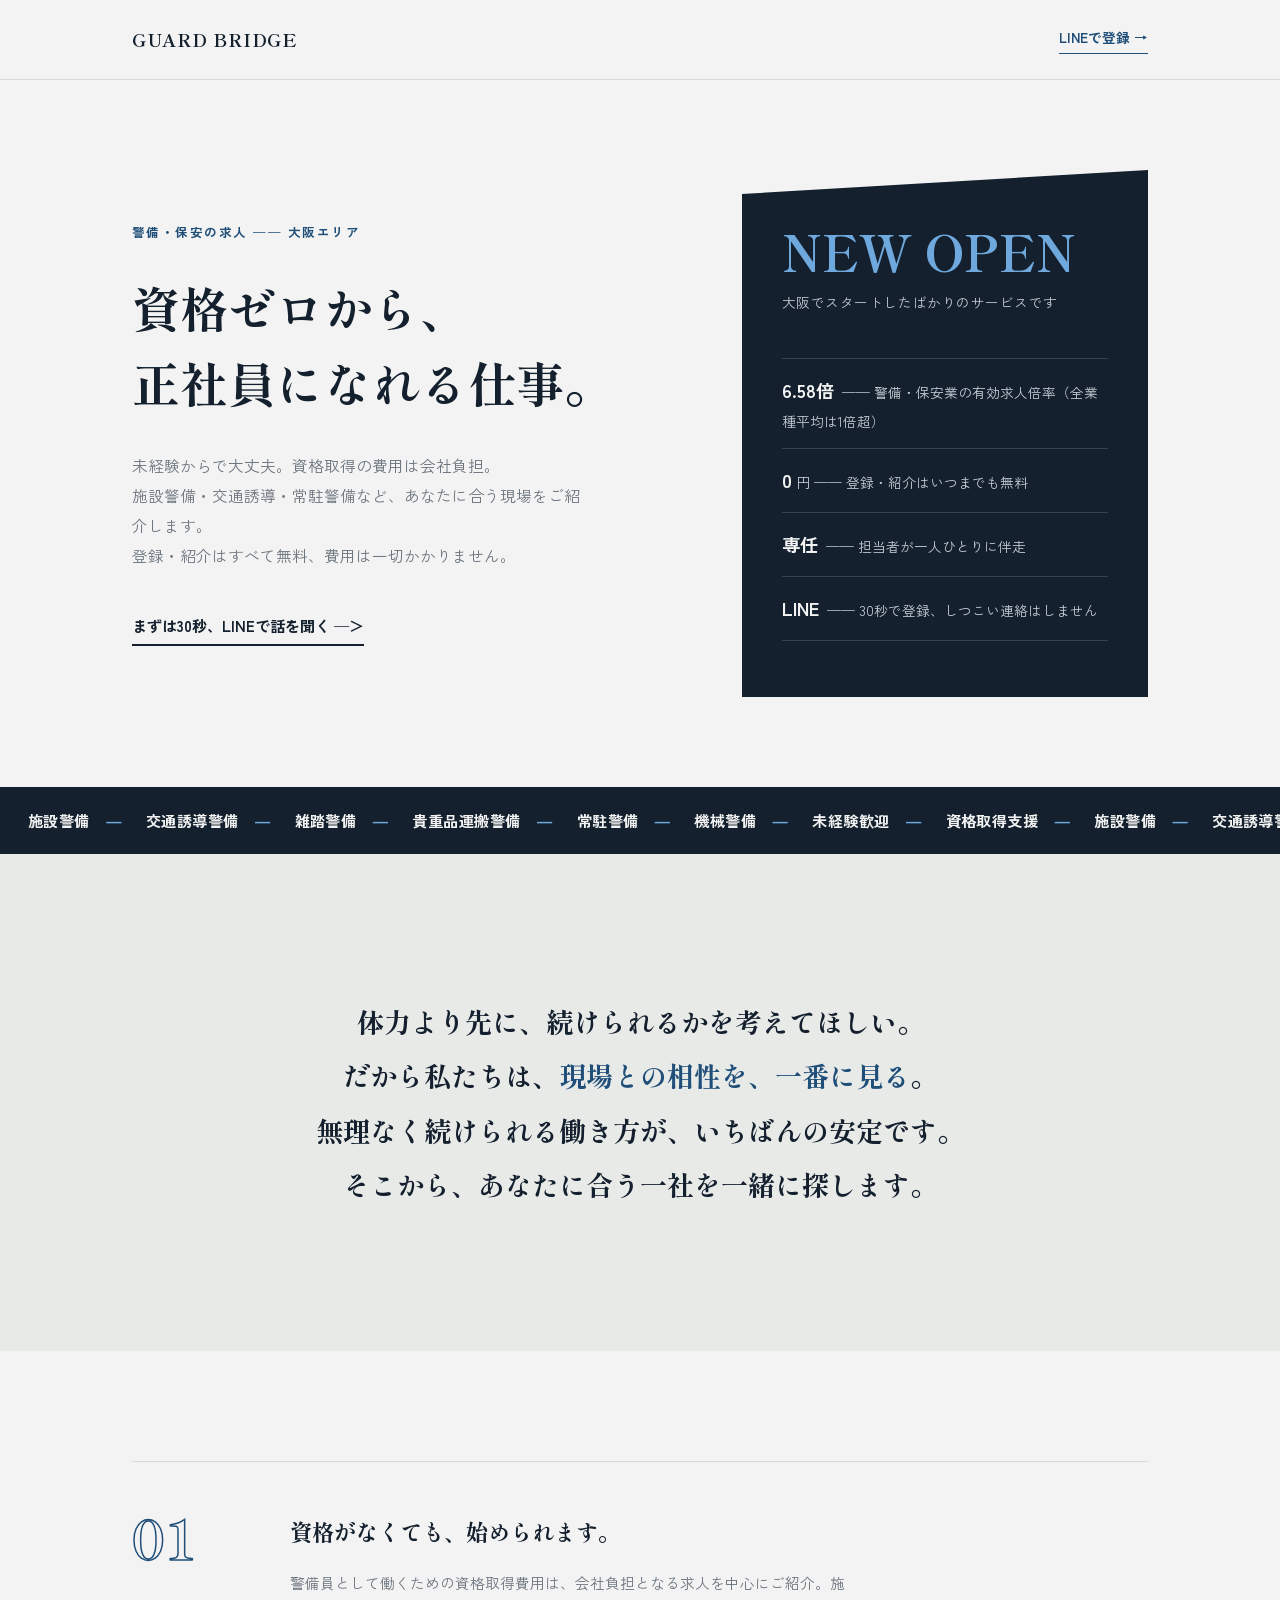
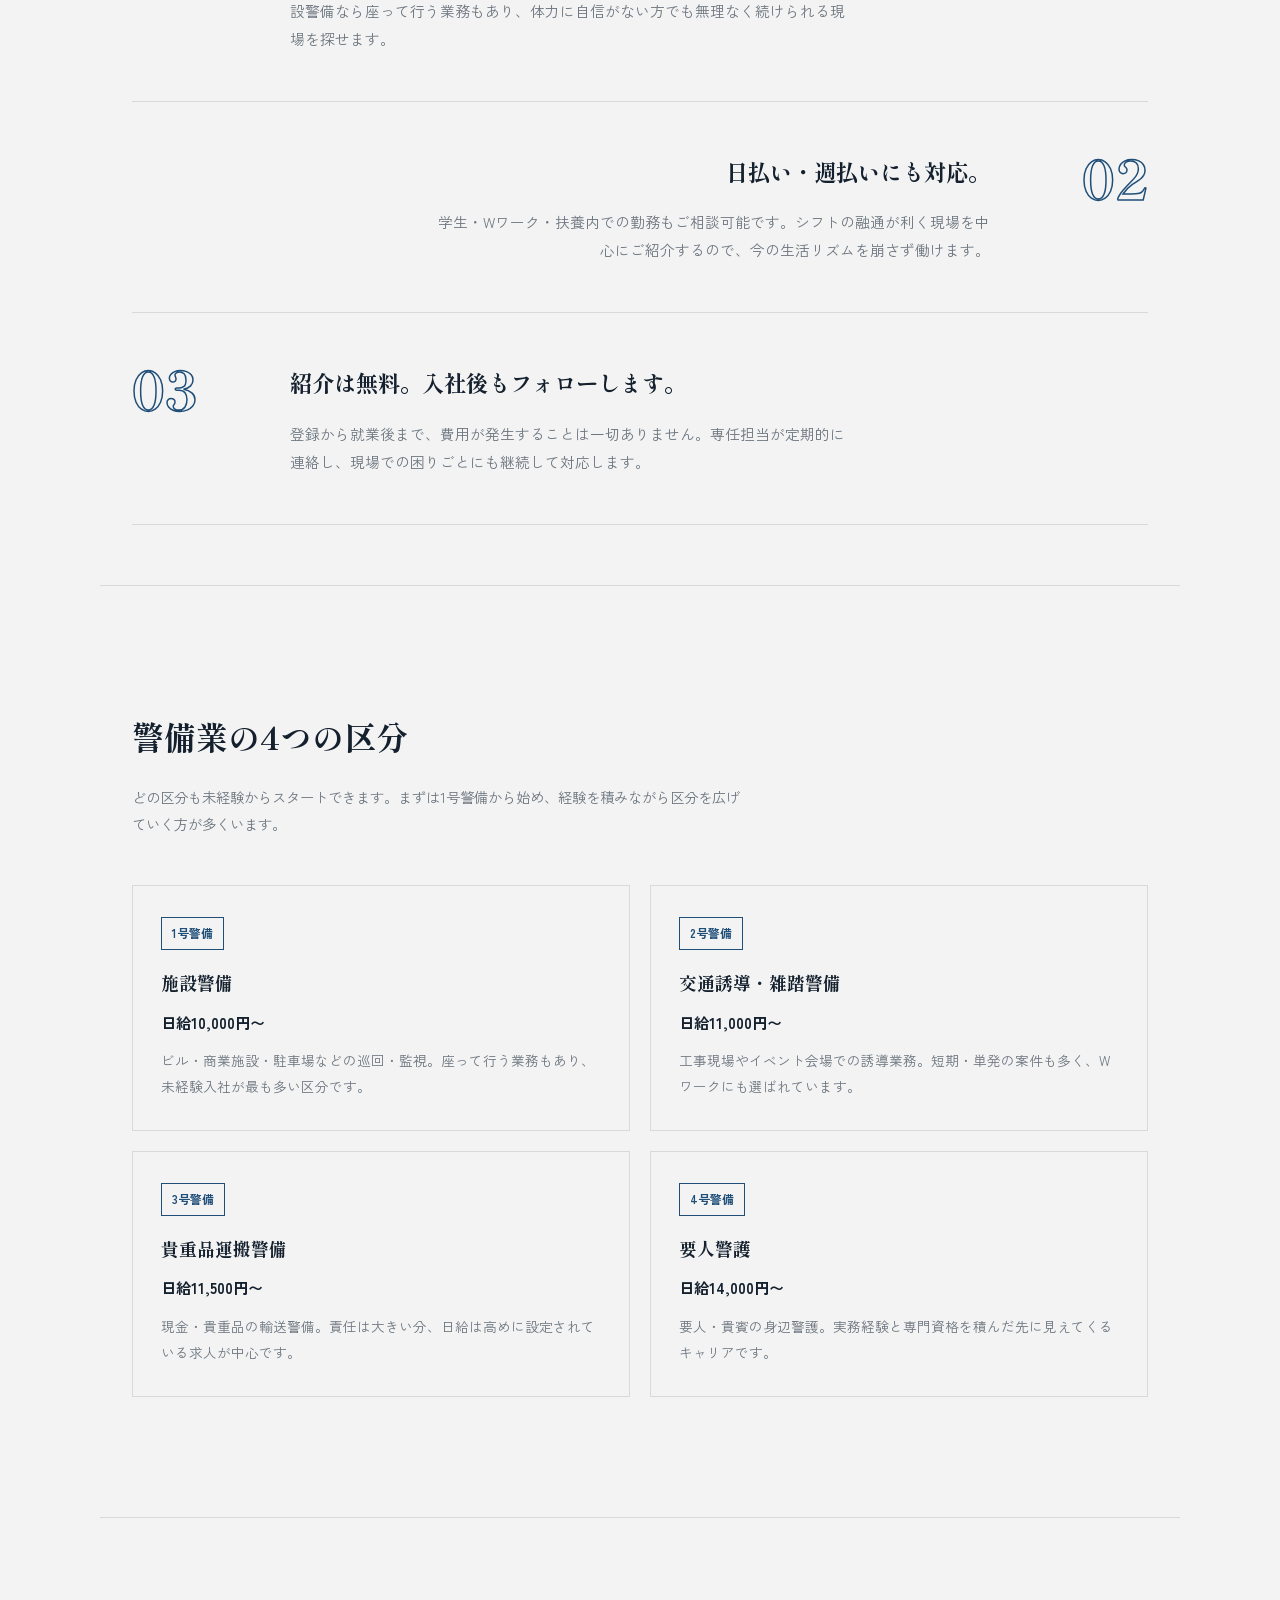
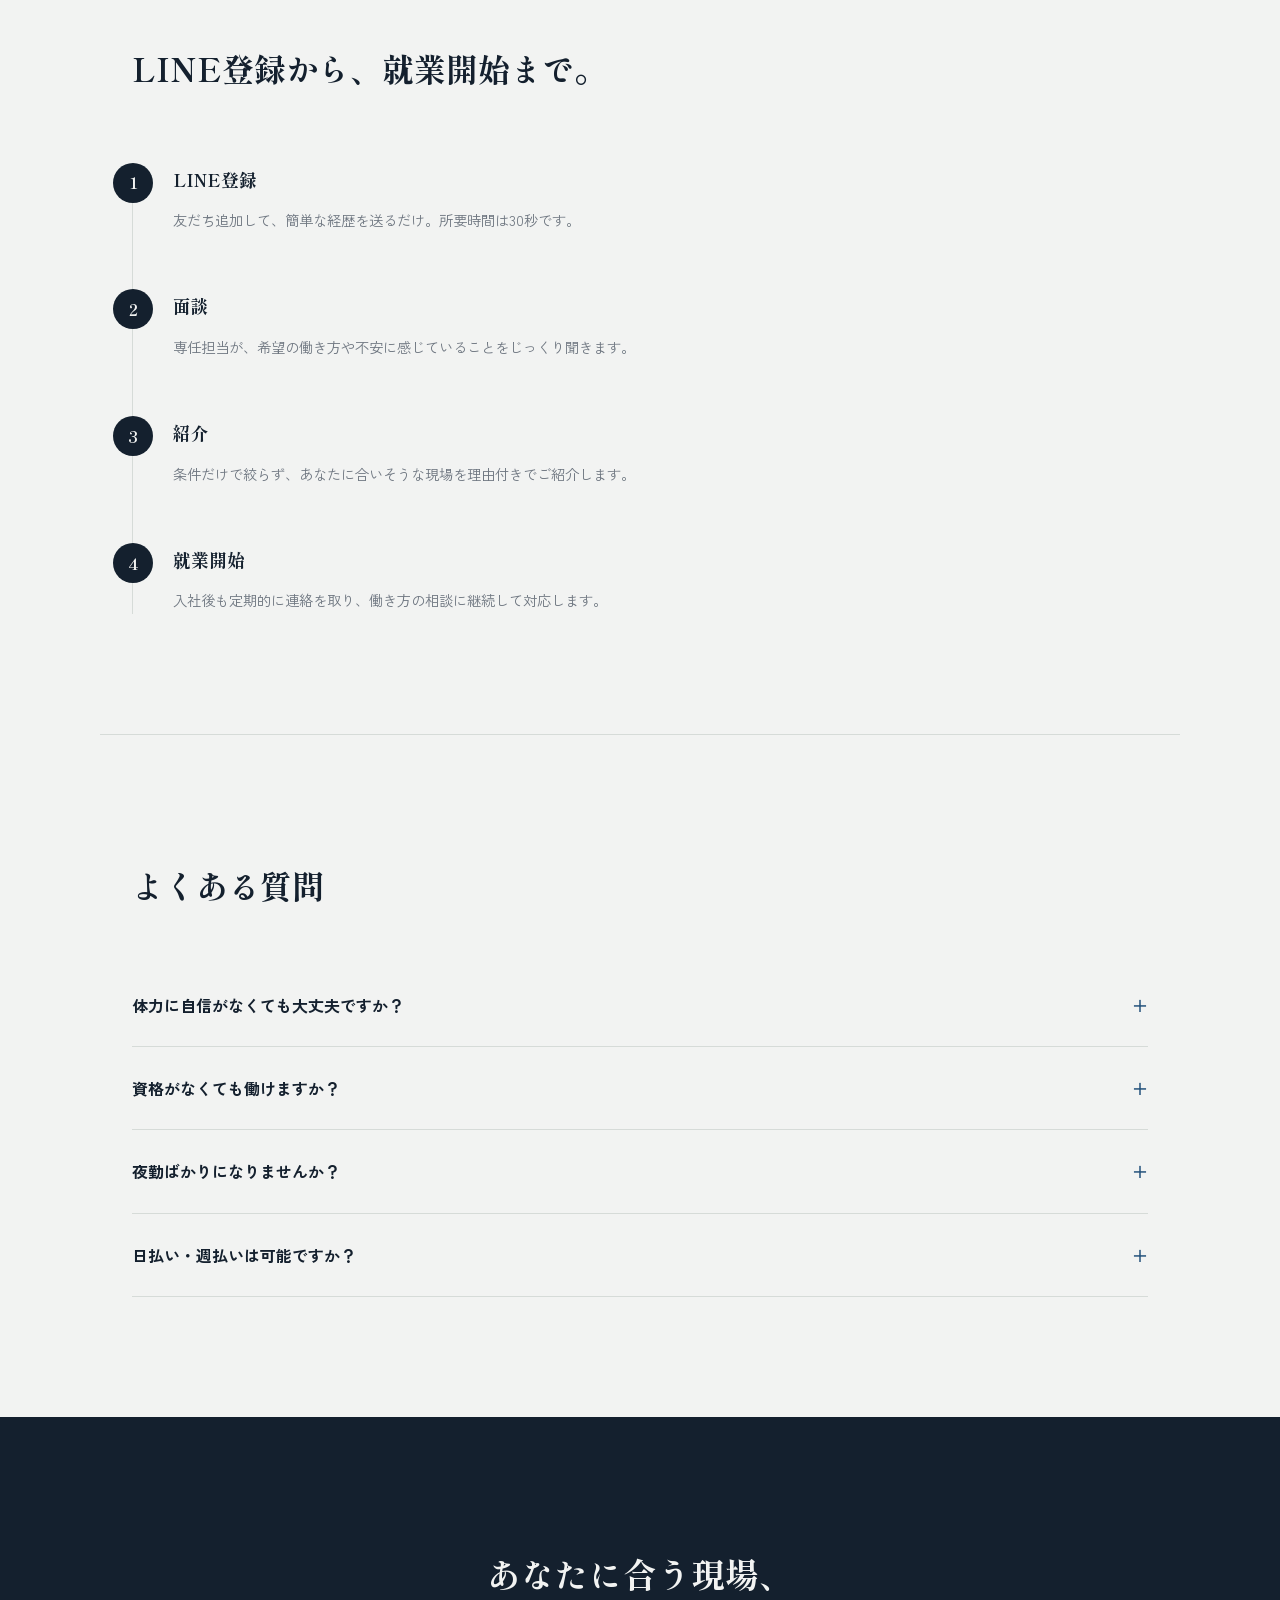
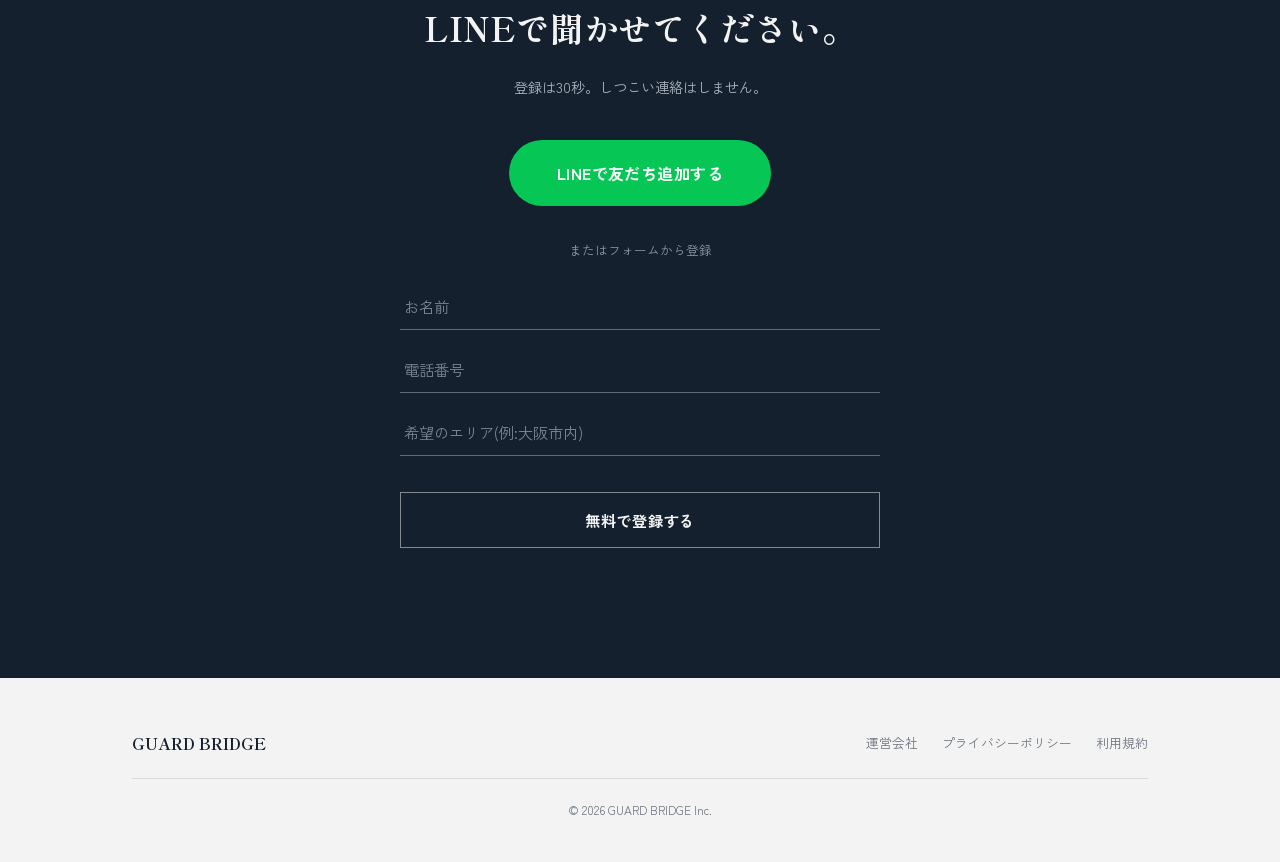
<file: 警備保安求職者向けLP.html>
<!DOCTYPE html>
<html lang="ja">
<head>
<meta charset="UTF-8">
<meta name="viewport" content="width=device-width, initial-scale=1.0">
<title>GUARD BRIDGE | 資格ゼロから、正社員に。</title>
<link rel="preconnect" href="https://fonts.googleapis.com">
<link href="https://fonts.googleapis.com/css2?family=Shippori+Mincho:wght@500;700;800&family=Zen+Kaku+Gothic+New:wght@400;500;700;900&display=swap" rel="stylesheet">
<link rel="stylesheet" href="警備保安求職者向けLP.css">
</head>
<body>

<!-- Header -->
<header class="header">
  <div class="header__inner">
    <a href="#" class="logo">GUARD BRIDGE</a>
    <a href="#entry" class="header__cta">LINEで登録 →</a>
  </div>
</header>

<!-- Hero -->
<section class="hero">
  <div class="hero__left">
    <p class="hero__kicker">警備・保安の求人 ── 大阪エリア</p>
    <h1 class="hero__title">資格ゼロから、<br>正社員になれる仕事。</h1>
    <p class="hero__lead">
      未経験からで大丈夫。資格取得の費用は会社負担。<br>
      施設警備・交通誘導・常駐警備など、あなたに合う現場をご紹介します。<br>
      登録・紹介はすべて無料、費用は一切かかりません。
    </p>
    <a href="#entry" class="hero__link">まずは30秒、LINEで話を聞く ─＞</a>
  </div>
  <div class="hero__right">
    <div class="hero__number">
      <span class="hero__number-figure">NEW OPEN</span>
      <span class="hero__number-unit">大阪でスタートしたばかりのサービスです</span>
    </div>
    <ul class="hero__meta">
      <li><b>6.58倍</b> ── 警備・保安業の有効求人倍率（全業種平均は1倍超）</li>
      <li><b>0</b>円 ── 登録・紹介はいつまでも無料</li>
      <li><b>専任</b> ── 担当者が一人ひとりに伴走</li>
      <li><b>LINE</b> ── 30秒で登録、しつこい連絡はしません</li>
    </ul>
  </div>
</section>

<!-- Marquee -->
<div class="marquee">
  <div class="marquee__track">
    <span>施設警備</span><span>交通誘導警備</span><span>雑踏警備</span><span>貴重品運搬警備</span><span>常駐警備</span><span>機械警備</span><span>未経験歓迎</span><span>資格取得支援</span>
    <span>施設警備</span><span>交通誘導警備</span><span>雑踏警備</span><span>貴重品運搬警備</span><span>常駐警備</span><span>機械警備</span><span>未経験歓迎</span><span>資格取得支援</span>
  </div>
</div>

<!-- Manifesto -->
<section class="manifesto">
  <p class="manifesto__text">
    体力より先に、続けられるかを考えてほしい。<br>
    だから私たちは、<span>現場との相性を、一番に見る</span>。<br>
    無理なく続けられる働き方が、いちばんの安定です。<br>
    そこから、あなたに合う一社を一緒に探します。
  </p>
</section>

<!-- Reasons (alternating rows) -->
<section class="reasons" id="reason">
  <div class="reason-row">
    <div class="reason-row__num">01</div>
    <div class="reason-row__body">
      <h3>資格がなくても、始められます。</h3>
      <p>警備員として働くための資格取得費用は、会社負担となる求人を中心にご紹介。施設警備なら座って行う業務もあり、体力に自信がない方でも無理なく続けられる現場を探せます。</p>
    </div>
  </div>
  <div class="reason-row reason-row--reverse">
    <div class="reason-row__num">02</div>
    <div class="reason-row__body">
      <h3>日払い・週払いにも対応。</h3>
      <p>学生・Wワーク・扶養内での勤務もご相談可能です。シフトの融通が利く現場を中心にご紹介するので、今の生活リズムを崩さず働けます。</p>
    </div>
  </div>
  <div class="reason-row">
    <div class="reason-row__num">03</div>
    <div class="reason-row__body">
      <h3>紹介は無料。入社後もフォローします。</h3>
      <p>登録から就業後まで、費用が発生することは一切ありません。専任担当が定期的に連絡し、現場での困りごとにも継続して対応します。</p>
    </div>
  </div>
</section>

<!-- Job categories -->
<section class="jobs" id="jobs">
  <h2 class="jobs__title">警備業の4つの区分</h2>
  <p class="jobs__note">どの区分も未経験からスタートできます。まずは1号警備から始め、経験を積みながら区分を広げていく方が多くいます。</p>
  <div class="jobs__grid">
    <div class="job-card">
      <span class="job-card__badge">1号警備</span>
      <h3>施設警備</h3>
      <p class="job-card__wage">日給10,000円〜</p>
      <p class="job-card__desc">ビル・商業施設・駐車場などの巡回・監視。座って行う業務もあり、未経験入社が最も多い区分です。</p>
    </div>
    <div class="job-card">
      <span class="job-card__badge">2号警備</span>
      <h3>交通誘導・雑踏警備</h3>
      <p class="job-card__wage">日給11,000円〜</p>
      <p class="job-card__desc">工事現場やイベント会場での誘導業務。短期・単発の案件も多く、Wワークにも選ばれています。</p>
    </div>
    <div class="job-card">
      <span class="job-card__badge">3号警備</span>
      <h3>貴重品運搬警備</h3>
      <p class="job-card__wage">日給11,500円〜</p>
      <p class="job-card__desc">現金・貴重品の輸送警備。責任は大きい分、日給は高めに設定されている求人が中心です。</p>
    </div>
    <div class="job-card">
      <span class="job-card__badge">4号警備</span>
      <h3>要人警護</h3>
      <p class="job-card__wage">日給14,000円〜</p>
      <p class="job-card__desc">要人・貴賓の身辺警護。実務経験と専門資格を積んだ先に見えてくるキャリアです。</p>
    </div>
  </div>
</section>

<!-- Timeline flow -->
<section class="timeline" id="flow">
  <h2 class="timeline__title">LINE登録から、<br class="sp-only">就業開始まで。</h2>
  <div class="timeline__line">
    <div class="timeline__item">
      <div class="timeline__dot">1</div>
      <div class="timeline__content">
        <h4>LINE登録</h4>
        <p>友だち追加して、簡単な経歴を送るだけ。所要時間は30秒です。</p>
      </div>
    </div>
    <div class="timeline__item">
      <div class="timeline__dot">2</div>
      <div class="timeline__content">
        <h4>面談</h4>
        <p>専任担当が、希望の働き方や不安に感じていることをじっくり聞きます。</p>
      </div>
    </div>
    <div class="timeline__item">
      <div class="timeline__dot">3</div>
      <div class="timeline__content">
        <h4>紹介</h4>
        <p>条件だけで絞らず、あなたに合いそうな現場を理由付きでご紹介します。</p>
      </div>
    </div>
    <div class="timeline__item">
      <div class="timeline__dot">4</div>
      <div class="timeline__content">
        <h4>就業開始</h4>
        <p>入社後も定期的に連絡を取り、働き方の相談に継続して対応します。</p>
      </div>
    </div>
  </div>
</section>

<!-- Voice: 実際の利用者の声が集まり次第、下記を復活させる -->
<!--
<section class="voice" id="voice">
  <blockquote class="voice-block">
    <p>(実際の利用者の声をここに掲載)</p>
    <cite>(職種／お名前・年齢)</cite>
  </blockquote>
</section>
-->

<!-- FAQ -->
<section class="faq" id="faq">
  <h2 class="faq__title">よくある質問</h2>
  <div class="faq__list">
    <details class="faq-item">
      <summary>体力に自信がなくても大丈夫ですか？</summary>
      <p>はい。施設警備など座って行う業務もあります。体力面の希望はご相談時にお伝えください。無理のない現場をご紹介します。</p>
    </details>
    <details class="faq-item">
      <summary>資格がなくても働けますか？</summary>
      <p>もちろんです。警備員に必要な資格・研修の取得費用は会社負担となる現場を中心にご紹介します。未経験の方こそ、まずは一度ご相談ください。</p>
    </details>
    <details class="faq-item">
      <summary>夜勤ばかりになりませんか？</summary>
      <p>日勤中心の現場もご紹介可能です。希望の勤務時間帯は事前にお伺いします。</p>
    </details>
    <details class="faq-item">
      <summary>日払い・週払いは可能ですか？</summary>
      <p>対応可能な現場を優先してご紹介しています。学生・Wワークの方のご相談も多くいただいています。</p>
    </details>
  </div>
</section>

<!-- CTA -->
<section class="cta" id="entry">
  <h2 class="cta__title">あなたに合う現場、<br>LINEで聞かせてください。</h2>
  <p class="cta__sub">登録は30秒。しつこい連絡はしません。</p>
  <a href="#" class="cta__line-button">LINEで友だち追加する</a>
  <p class="cta__or">またはフォームから登録</p>
  <form class="cta__form">
    <input type="text" placeholder="お名前" required>
    <input type="tel" placeholder="電話番号" required>
    <input type="text" placeholder="希望のエリア(例:大阪市内)">
    <button type="submit">無料で登録する</button>
  </form>
</section>

<!-- Footer -->
<footer class="footer">
  <p class="footer__logo">GUARD BRIDGE</p>
  <nav class="footer__nav">
    <a href="#">運営会社</a>
    <a href="#">プライバシーポリシー</a>
    <a href="#">利用規約</a>
  </nav>
  <p class="footer__copy">© 2026 GUARD BRIDGE Inc.</p>
</footer>

</body>
</html>
</file>
<file: 警備保安求職者向けLP.css>
/* ===== Reset & Base ===== */
* {
  margin: 0;
  padding: 0;
  box-sizing: border-box;
}

:root {
  --paper: #f2f3f2;
  --paper-deep: #e8eae8;
  --ink: #14202e;
  --ink-soft: #313d49;
  --muted: #6e7680;
  --line: #d6dbd8;
  --navy: #1f4e79;
  --navy-deep: #163a5c;
  --line-green: #06c755;
  --line-green-deep: #05a648;
  --max-width: 1080px;
}

html {
  scroll-behavior: smooth;
}

body {
  font-family: "Zen Kaku Gothic New", "Hiragino Kaku Gothic ProN", sans-serif;
  background: var(--paper);
  color: var(--ink-soft);
  line-height: 1.9;
  -webkit-font-smoothing: antialiased;
}

h1, h2, h3, h4,
.hero__number-figure,
.manifesto__text,
.timeline__title,
.cta__title,
.logo,
.footer__logo {
  font-family: "Shippori Mincho", serif;
}

a {
  text-decoration: none;
  color: inherit;
}

ul, blockquote {
  list-style: none;
}

section {
  max-width: var(--max-width);
  margin: 0 auto;
  padding: 120px 32px;
}

/* ===== Header ===== */
.header {
  position: sticky;
  top: 0;
  z-index: 100;
  background: rgba(242, 243, 242, 0.9);
  backdrop-filter: blur(6px);
  border-bottom: 1px solid var(--line);
}

.header__inner {
  max-width: var(--max-width);
  margin: 0 auto;
  padding: 22px 32px;
  display: flex;
  align-items: center;
  justify-content: space-between;
}

.logo {
  font-size: 1.15rem;
  font-weight: 700;
  letter-spacing: 0.04em;
  color: var(--ink);
}

.header__cta {
  font-size: 0.85rem;
  font-weight: 700;
  color: var(--navy);
  border-bottom: 1px solid var(--navy);
  padding-bottom: 2px;
}

.header__cta:hover {
  color: var(--navy-deep);
  border-color: var(--navy-deep);
}

/* ===== Hero ===== */
.hero {
  display: grid;
  grid-template-columns: 1.15fr 0.85fr;
  gap: 60px;
  align-items: center;
  padding-top: 90px;
  padding-bottom: 90px;
}

.hero__kicker {
  font-size: 0.78rem;
  letter-spacing: 0.2em;
  color: var(--navy);
  font-weight: 700;
  margin-bottom: 26px;
}

.hero__title {
  font-size: 3rem;
  font-weight: 700;
  line-height: 1.55;
  color: var(--ink);
  margin-bottom: 32px;
}

.hero__lead {
  font-size: 0.98rem;
  color: var(--muted);
  margin-bottom: 40px;
  max-width: 460px;
}

.hero__link {
  display: inline-block;
  font-size: 0.95rem;
  font-weight: 700;
  color: var(--ink);
  border-bottom: 2px solid var(--ink);
  padding-bottom: 4px;
  transition: color 0.2s ease, border-color 0.2s ease;
}

.hero__link:hover {
  color: var(--navy);
  border-color: var(--navy);
}

.hero__right {
  background: var(--ink);
  color: var(--paper);
  padding: 56px 40px;
  clip-path: polygon(0 24px, 100% 0, 100% 100%, 0 100%);
  position: relative;
}

.hero__number {
  margin-bottom: 42px;
}

.hero__number-figure {
  display: block;
  font-size: 3.1rem;
  font-weight: 700;
  color: #6fa8dc;
  line-height: 1;
  margin-bottom: 10px;
}

.hero__number-unit {
  font-size: 0.85rem;
  color: #c3cbd3;
  letter-spacing: 0.04em;
}

.hero__meta li {
  font-size: 0.86rem;
  color: #c3cbd3;
  padding: 14px 0;
  border-top: 1px solid rgba(242, 243, 242, 0.16);
}

.hero__meta li:last-child {
  border-bottom: 1px solid rgba(242, 243, 242, 0.16);
}

.hero__meta b {
  color: var(--paper);
  font-size: 1.15rem;
  font-weight: 700;
  margin-right: 4px;
}

/* ===== Marquee ===== */
.marquee {
  overflow: hidden;
  border-top: 1px solid var(--ink);
  border-bottom: 1px solid var(--ink);
  background: var(--ink);
  padding: 18px 0;
}

.marquee__track {
  display: flex;
  width: max-content;
  animation: scroll-left 28s linear infinite;
}

.marquee__track span {
  color: var(--paper);
  font-size: 0.95rem;
  font-weight: 700;
  letter-spacing: 0.03em;
  padding: 0 28px;
  white-space: nowrap;
  position: relative;
}

.marquee__track span::after {
  content: "―";
  position: absolute;
  right: -4px;
  color: #6fa8dc;
}

@keyframes scroll-left {
  from { transform: translateX(0); }
  to { transform: translateX(-50%); }
}

/* ===== Manifesto ===== */
.manifesto {
  max-width: none;
  background: var(--paper-deep);
  padding: 140px 32px;
  text-align: center;
}

.manifesto__text {
  max-width: 760px;
  margin: 0 auto;
  font-size: 1.7rem;
  font-weight: 700;
  color: var(--ink);
  line-height: 2;
}

.manifesto__text span {
  color: var(--navy);
}

/* ===== Reasons ===== */
.reasons {
  padding-top: 110px;
  padding-bottom: 60px;
}

.reason-row {
  display: flex;
  gap: 48px;
  align-items: flex-start;
  padding: 48px 0;
  border-top: 1px solid var(--line);
}

.reason-row:last-child {
  border-bottom: 1px solid var(--line);
}

.reason-row--reverse {
  flex-direction: row-reverse;
  text-align: right;
}

.reason-row--reverse .reason-row__body {
  align-items: flex-end;
}

.reason-row__num {
  font-family: "Shippori Mincho", serif;
  font-size: 3.4rem;
  font-weight: 700;
  color: transparent;
  -webkit-text-stroke: 1.5px var(--navy);
  line-height: 1;
  flex-shrink: 0;
  width: 110px;
}

.reason-row__body {
  display: flex;
  flex-direction: column;
}

.reason-row__body h3 {
  font-size: 1.4rem;
  color: var(--ink);
  font-weight: 700;
  margin-bottom: 16px;
}

.reason-row__body p {
  font-size: 0.92rem;
  color: var(--muted);
  max-width: 560px;
}

/* ===== Jobs ===== */
.jobs {
  border-top: 1px solid var(--line);
}

.jobs__title {
  font-size: 2rem;
  font-weight: 700;
  color: var(--ink);
  margin-bottom: 16px;
}

.jobs__note {
  font-size: 0.9rem;
  color: var(--muted);
  max-width: 620px;
  margin-bottom: 48px;
}

.jobs__grid {
  display: grid;
  grid-template-columns: repeat(2, 1fr);
  gap: 20px;
}

.job-card {
  border: 1px solid var(--line);
  padding: 30px 28px;
}

.job-card__badge {
  display: inline-block;
  font-size: 0.75rem;
  font-weight: 700;
  color: var(--navy);
  border: 1px solid var(--navy);
  padding: 4px 10px;
  margin-bottom: 16px;
}

.job-card h3 {
  font-size: 1.1rem;
  color: var(--ink);
  font-weight: 700;
  margin-bottom: 8px;
}

.job-card__wage {
  font-size: 0.95rem;
  font-weight: 700;
  color: var(--ink);
  margin-bottom: 12px;
  font-variant-numeric: tabular-nums;
}

.job-card__desc {
  font-size: 0.85rem;
  color: var(--muted);
}

/* ===== Timeline ===== */
.timeline {
  border-top: 1px solid var(--line);
}

.timeline__title {
  font-size: 2rem;
  font-weight: 700;
  color: var(--ink);
  margin-bottom: 64px;
}

.sp-only {
  display: none;
}

.timeline__line {
  position: relative;
  padding-left: 40px;
  border-left: 1px solid var(--line);
}

.timeline__item {
  position: relative;
  padding-bottom: 56px;
}

.timeline__item:last-child {
  padding-bottom: 0;
}

.timeline__dot {
  position: absolute;
  left: -60px;
  top: 0;
  width: 40px;
  height: 40px;
  border-radius: 50%;
  background: var(--ink);
  color: var(--paper);
  display: flex;
  align-items: center;
  justify-content: center;
  font-family: "Shippori Mincho", serif;
  font-weight: 700;
  font-size: 1rem;
}

.timeline__content h4 {
  font-size: 1.1rem;
  color: var(--ink);
  font-weight: 700;
  margin-bottom: 10px;
}

.timeline__content p {
  font-size: 0.9rem;
  color: var(--muted);
  max-width: 520px;
}

/* ===== Voice ===== */
.voice {
  display: flex;
  flex-direction: column;
  gap: 60px;
}

.voice-block {
  max-width: 620px;
  padding-left: 24px;
  border-left: 3px solid var(--navy);
}

.voice-block--right {
  align-self: flex-end;
  text-align: right;
  padding-left: 0;
  padding-right: 24px;
  border-left: none;
  border-right: 3px solid var(--navy);
}

.voice-block p {
  font-size: 1.05rem;
  color: var(--ink);
  line-height: 1.9;
  margin-bottom: 16px;
}

.voice-block cite {
  font-size: 0.8rem;
  color: var(--muted);
  font-style: normal;
}

/* ===== FAQ ===== */
.faq {
  border-top: 1px solid var(--line);
}

.faq__title {
  font-size: 2rem;
  font-weight: 700;
  color: var(--ink);
  margin-bottom: 48px;
}

.faq__list {
  display: flex;
  flex-direction: column;
}

.faq-item {
  border-bottom: 1px solid var(--line);
  padding: 26px 0;
}

.faq-item summary {
  font-weight: 700;
  color: var(--ink);
  cursor: pointer;
  list-style: none;
  position: relative;
  padding-right: 32px;
  font-size: 1rem;
}

.faq-item summary::-webkit-details-marker {
  display: none;
}

.faq-item summary::after {
  content: "＋";
  position: absolute;
  right: 0;
  top: 0;
  color: var(--navy);
  font-weight: 700;
}

.faq-item[open] summary::after {
  content: "－";
}

.faq-item p {
  margin-top: 16px;
  font-size: 0.9rem;
  color: var(--muted);
}

/* ===== Note teaser ===== */
.note-teaser {
  text-align: center;
  border-top: 1px solid var(--line);
  border-bottom: 1px solid var(--line);
}

.note-teaser__label {
  font-size: 0.78rem;
  letter-spacing: 0.2em;
  color: var(--navy);
  font-weight: 700;
  margin-bottom: 22px;
}

.note-teaser__title {
  font-size: 1.6rem;
  font-weight: 700;
  color: var(--ink);
  line-height: 1.6;
  margin-bottom: 20px;
}

.note-teaser__desc {
  font-size: 0.9rem;
  color: var(--muted);
  max-width: 480px;
  margin: 0 auto 30px;
}

.note-teaser__link {
  display: inline-block;
  font-size: 0.95rem;
  font-weight: 700;
  color: var(--ink);
  border-bottom: 2px solid var(--ink);
  padding-bottom: 4px;
  transition: color 0.2s ease, border-color 0.2s ease;
}

.note-teaser__link:hover {
  color: var(--navy);
  border-color: var(--navy);
}

/* ===== CTA ===== */
.cta {
  max-width: none;
  background: var(--ink);
  color: var(--paper);
  text-align: center;
  padding: 130px 32px;
}

.cta__title {
  font-size: 2.1rem;
  font-weight: 700;
  line-height: 1.6;
  margin-bottom: 18px;
}

.cta__sub {
  font-size: 0.9rem;
  color: #a9b2ba;
  margin-bottom: 40px;
}

.cta__line-button {
  display: inline-block;
  background: var(--line-green);
  color: #ffffff;
  font-size: 1rem;
  font-weight: 700;
  letter-spacing: 0.03em;
  padding: 18px 48px;
  border-radius: 999px;
  transition: background 0.2s ease;
}

.cta__line-button:hover {
  background: var(--line-green-deep);
}

.cta__or {
  font-size: 0.8rem;
  color: #8b95a0;
  margin: 32px 0 20px;
}

.cta__form {
  max-width: 480px;
  margin: 0 auto;
  display: flex;
  flex-direction: column;
  gap: 16px;
}

.cta__form input {
  background: transparent;
  border: none;
  border-bottom: 1px solid rgba(242, 243, 242, 0.35);
  color: var(--paper);
  font-family: inherit;
  font-size: 0.95rem;
  padding: 12px 4px;
}

.cta__form input::placeholder {
  color: #7c8590;
}

.cta__form input:focus {
  outline: none;
  border-color: var(--navy);
}

.cta__form button {
  margin-top: 20px;
  background: transparent;
  color: var(--paper);
  border: 1px solid rgba(242, 243, 242, 0.5);
  padding: 16px 20px;
  font-family: inherit;
  font-size: 0.95rem;
  font-weight: 700;
  letter-spacing: 0.05em;
  cursor: pointer;
  transition: background 0.2s ease, border-color 0.2s ease;
}

.cta__form button:hover {
  background: rgba(242, 243, 242, 0.08);
  border-color: var(--paper);
}

/* ===== Footer ===== */
.footer {
  max-width: var(--max-width);
  margin: 0 auto;
  padding: 50px 32px 40px;
  display: flex;
  align-items: center;
  justify-content: space-between;
  flex-wrap: wrap;
  gap: 20px;
}

.footer__logo {
  font-size: 1rem;
  font-weight: 700;
  color: var(--ink);
}

.footer__nav {
  display: flex;
  gap: 24px;
}

.footer__nav a {
  font-size: 0.8rem;
  color: var(--muted);
}

.footer__nav a:hover {
  color: var(--ink);
}

.footer__copy {
  width: 100%;
  font-size: 0.75rem;
  color: var(--muted);
  text-align: center;
  padding-top: 20px;
  border-top: 1px solid var(--line);
}

/* ===== Responsive ===== */
@media (max-width: 860px) {
  section {
    padding: 80px 24px;
  }

  .hero {
    grid-template-columns: 1fr;
    padding-top: 60px;
  }

  .hero__title {
    font-size: 2.2rem;
  }

  .hero__right {
    clip-path: none;
    padding: 40px 30px;
  }

  .manifesto {
    padding: 90px 24px;
  }

  .manifesto__text {
    font-size: 1.3rem;
  }

  .reason-row,
  .reason-row--reverse {
    flex-direction: column;
    text-align: left;
    gap: 20px;
  }

  .reason-row--reverse .reason-row__body {
    align-items: flex-start;
  }

  .reason-row__num {
    width: auto;
    font-size: 2.4rem;
  }

  .sp-only {
    display: inline;
  }

  .jobs__grid {
    grid-template-columns: 1fr;
  }

  .voice-block,
  .voice-block--right {
    align-self: flex-start;
    text-align: left;
    padding-left: 20px;
    padding-right: 0;
    border-left: 3px solid var(--navy);
    border-right: none;
  }

  .cta {
    padding: 90px 24px;
  }

  .footer {
    flex-direction: column;
    align-items: flex-start;
  }
}
</file>
